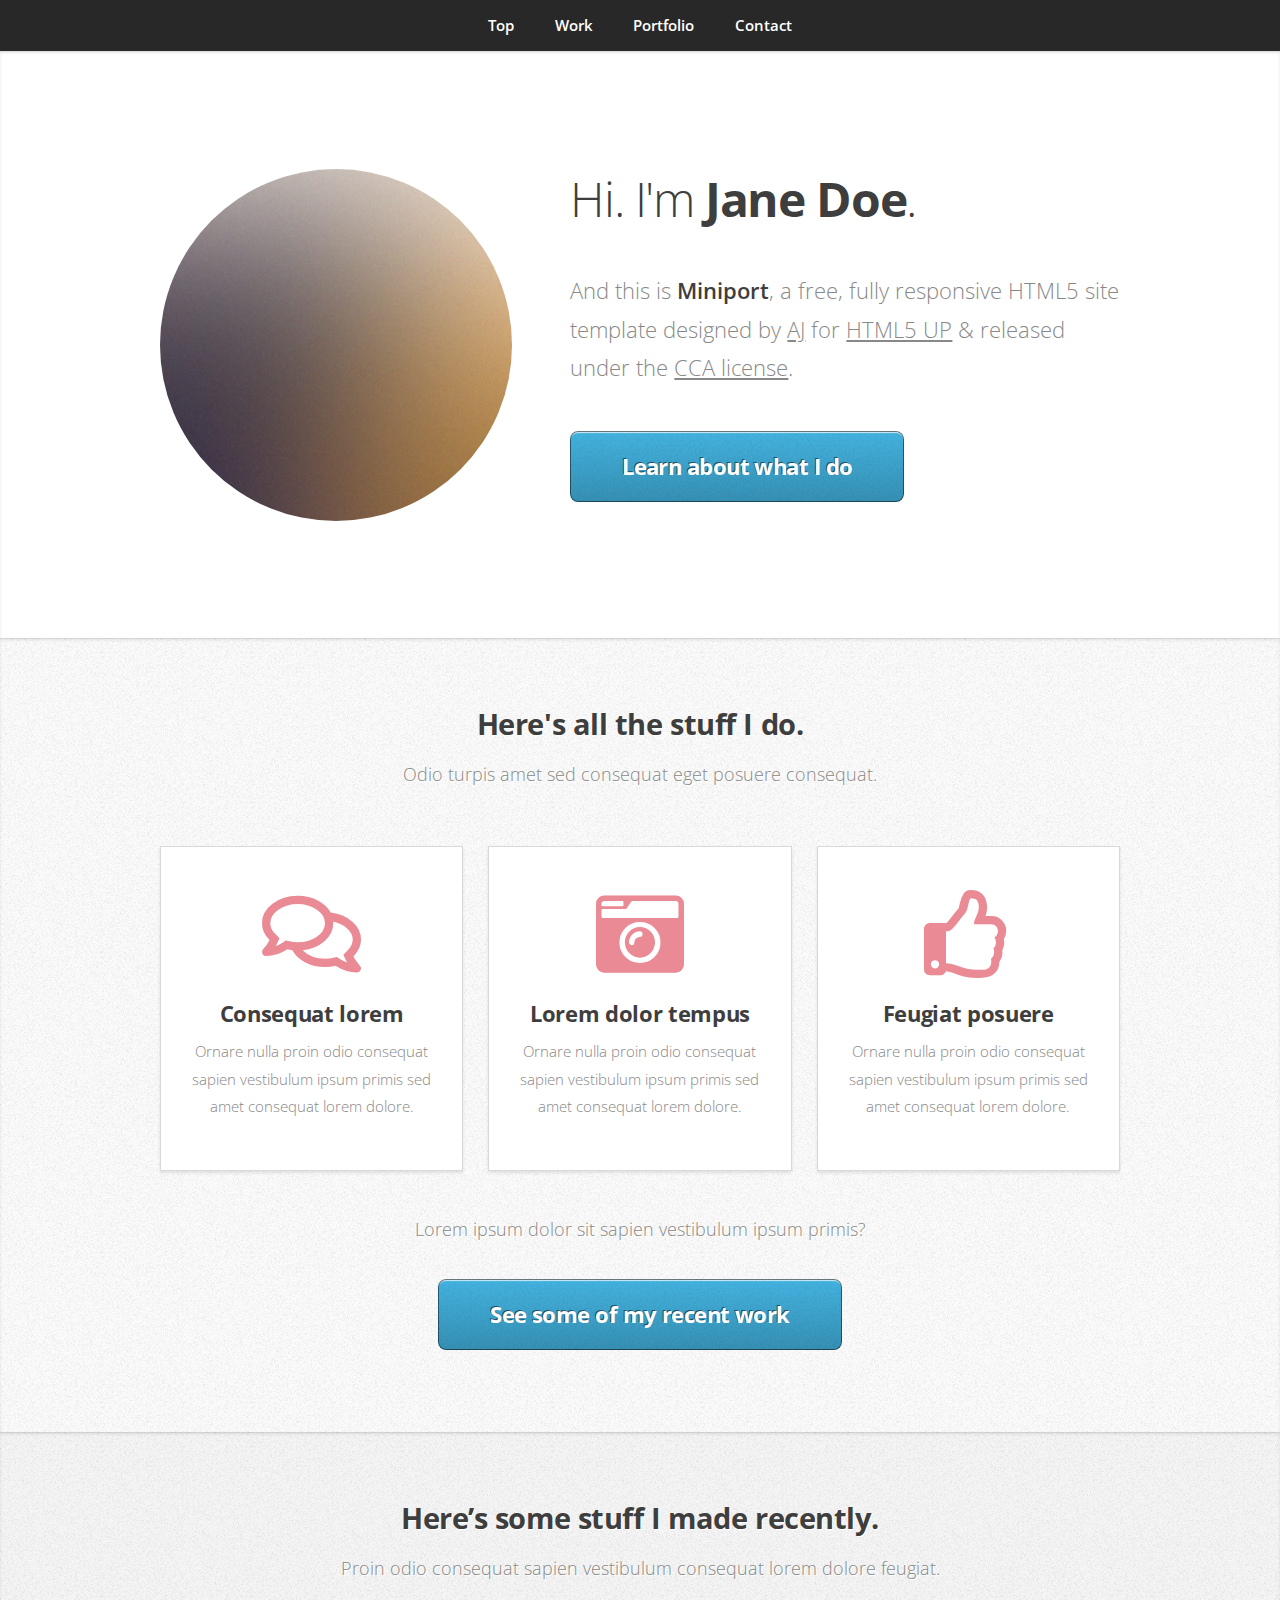
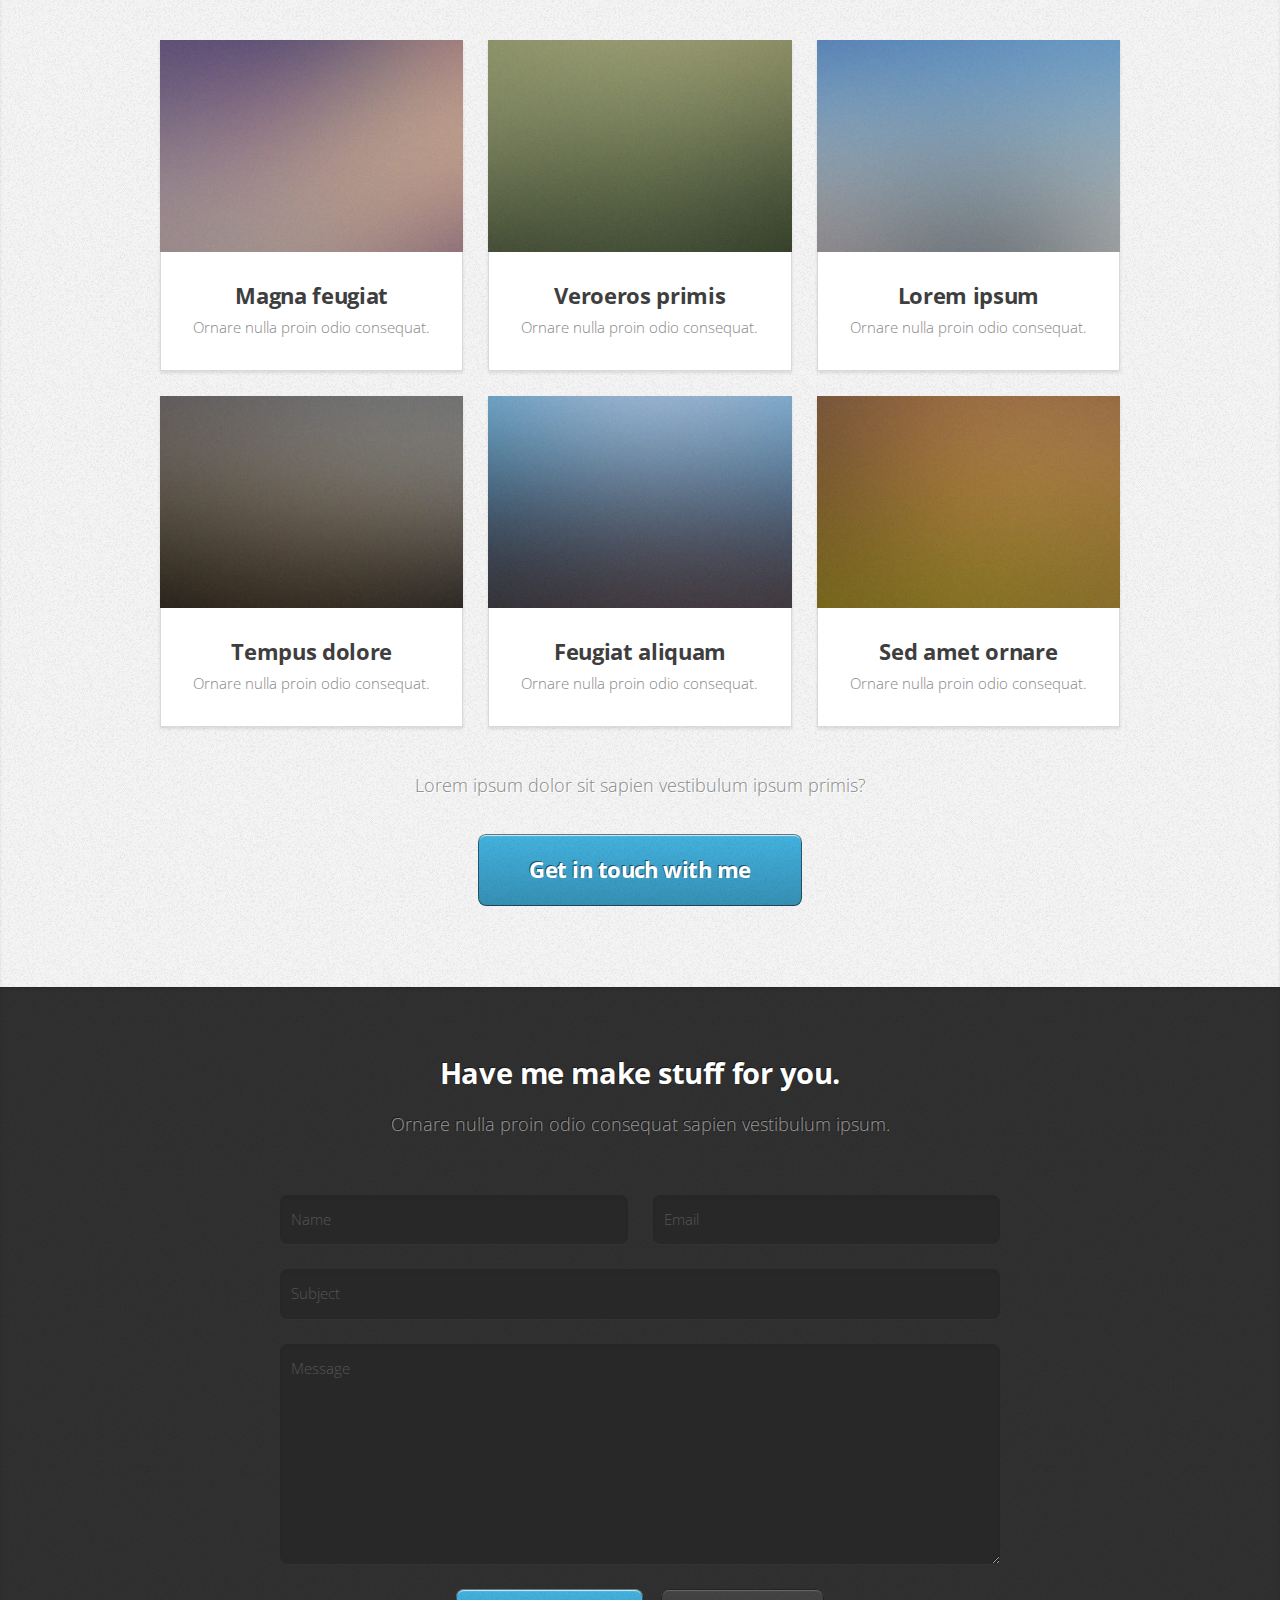
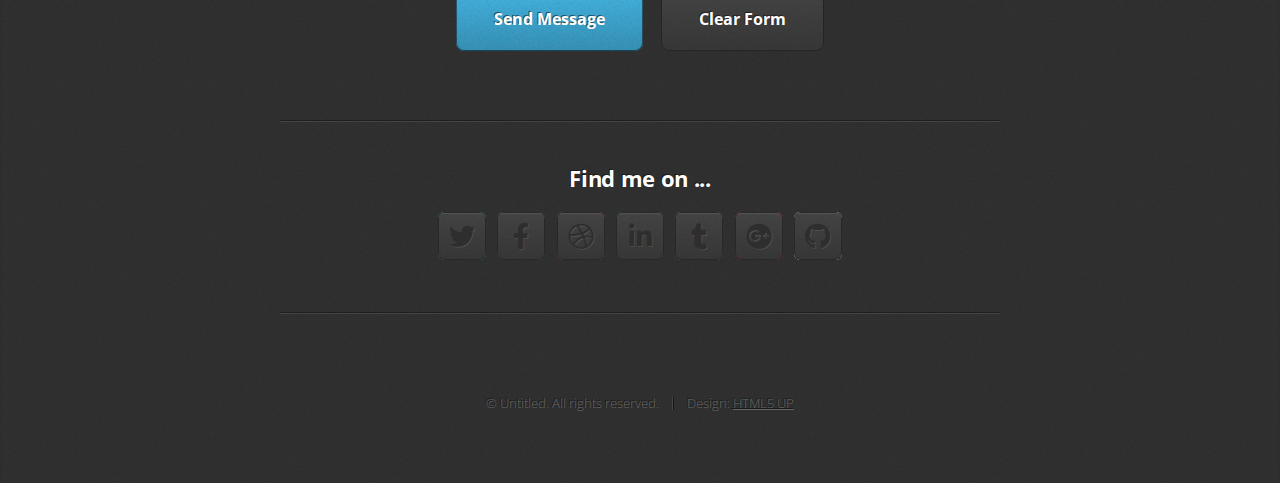
<file: index.html>
<!DOCTYPE HTML>
<!--
	Miniport by HTML5 UP
	html5up.net | @ajlkn
	Free for personal and commercial use under the CCA 3.0 license (html5up.net/license)
-->
<html>
	<head>
		<title>Miniport by HTML5 UP</title>
		<meta charset="utf-8" />
		<meta name="viewport" content="width=device-width, initial-scale=1, user-scalable=no" />
		<link rel="stylesheet" href="assets/css/main.css" />
	</head>
	<body class="is-preload">

		<!-- Nav -->
			<nav id="nav">
				<ul class="container">
					<li><a href="#top">Top</a></li>
					<li><a href="#work">Work</a></li>
					<li><a href="#portfolio">Portfolio</a></li>
					<li><a href="#contact">Contact</a></li>
				</ul>
			</nav>

		<!-- Home -->
			<article id="top" class="wrapper style1">
				<div class="container">
					<div class="row">
						<div class="col-4 col-5-large col-12-medium">
							<span class="image fit"><img src="images/pic00.jpg" alt="" /></span>
						</div>
						<div class="col-8 col-7-large col-12-medium">
							<header>
								<h1>Hi. I'm <strong>Jane Doe</strong>.</h1>
							</header>
							<p>And this is <strong>Miniport</strong>, a free, fully responsive HTML5 site template designed by <a href="http://twitter.com/ajlkn">AJ</a> for <a href="http://html5up.net">HTML5 UP</a> &amp; released under the <a href="http://html5up.net/license">CCA license</a>.</p>
							<a href="#work" class="button large scrolly">Learn about what I do</a>
						</div>
					</div>
				</div>
			</article>

		<!-- Work -->
			<article id="work" class="wrapper style2">
				<div class="container">
					<header>
						<h2>Here's all the stuff I do.</h2>
						<p>Odio turpis amet sed consequat eget posuere consequat.</p>
					</header>
					<div class="row aln-center">
						<div class="col-4 col-6-medium col-12-small">
							<section class="box style1">
								<span class="icon featured fa-comments"></span>
								<h3>Consequat lorem</h3>
								<p>Ornare nulla proin odio consequat sapien vestibulum ipsum primis sed amet consequat lorem dolore.</p>
							</section>
						</div>
						<div class="col-4 col-6-medium col-12-small">
							<section class="box style1">
								<span class="icon solid featured fa-camera-retro"></span>
								<h3>Lorem dolor tempus</h3>
								<p>Ornare nulla proin odio consequat sapien vestibulum ipsum primis sed amet consequat lorem dolore.</p>
							</section>
						</div>
						<div class="col-4 col-6-medium col-12-small">
							<section class="box style1">
								<span class="icon featured fa-thumbs-up"></span>
								<h3>Feugiat posuere</h3>
								<p>Ornare nulla proin odio consequat sapien vestibulum ipsum primis sed amet consequat lorem dolore.</p>
							</section>
						</div>
					</div>
					<footer>
						<p>Lorem ipsum dolor sit sapien vestibulum ipsum primis?</p>
						<a href="#portfolio" class="button large scrolly">See some of my recent work</a>
					</footer>
				</div>
			</article>

		<!-- Portfolio -->
			<article id="portfolio" class="wrapper style3">
				<div class="container">
					<header>
						<h2>Here’s some stuff I made recently.</h2>
						<p>Proin odio consequat  sapien vestibulum consequat lorem dolore feugiat.</p>
					</header>
					<div class="row">
						<div class="col-4 col-6-medium col-12-small">
							<article class="box style2">
								<a href="#" class="image featured"><img src="images/pic01.jpg" alt="" /></a>
								<h3><a href="#">Magna feugiat</a></h3>
								<p>Ornare nulla proin odio consequat.</p>
							</article>
						</div>
						<div class="col-4 col-6-medium col-12-small">
							<article class="box style2">
								<a href="#" class="image featured"><img src="images/pic02.jpg" alt="" /></a>
								<h3><a href="#">Veroeros primis</a></h3>
								<p>Ornare nulla proin odio consequat.</p>
							</article>
						</div>
						<div class="col-4 col-6-medium col-12-small">
							<article class="box style2">
								<a href="#" class="image featured"><img src="images/pic03.jpg" alt="" /></a>
								<h3><a href="#">Lorem ipsum</a></h3>
								<p>Ornare nulla proin odio consequat.</p>
							</article>
						</div>
						<div class="col-4 col-6-medium col-12-small">
							<article class="box style2">
								<a href="#" class="image featured"><img src="images/pic04.jpg" alt="" /></a>
								<h3><a href="#">Tempus dolore</a></h3>
								<p>Ornare nulla proin odio consequat.</p>
							</article>
						</div>
						<div class="col-4 col-6-medium col-12-small">
							<article class="box style2">
								<a href="#" class="image featured"><img src="images/pic05.jpg" alt="" /></a>
								<h3><a href="#">Feugiat aliquam</a></h3>
								<p>Ornare nulla proin odio consequat.</p>
							</article>
						</div>
						<div class="col-4 col-6-medium col-12-small">
							<article class="box style2">
								<a href="#" class="image featured"><img src="images/pic06.jpg" alt="" /></a>
								<h3><a href="#">Sed amet ornare</a></h3>
								<p>Ornare nulla proin odio consequat.</p>
							</article>
						</div>
					</div>
					<footer>
						<p>Lorem ipsum dolor sit sapien vestibulum ipsum primis?</p>
						<a href="#contact" class="button large scrolly">Get in touch with me</a>
					</footer>
				</div>
			</article>

		<!-- Contact -->
			<article id="contact" class="wrapper style4">
				<div class="container medium">
					<header>
						<h2>Have me make stuff for you.</h2>
						<p>Ornare nulla proin odio consequat sapien vestibulum ipsum.</p>
					</header>
					<div class="row">
						<div class="col-12">
							<form method="post" action="#">
								<div class="row">
									<div class="col-6 col-12-small">
										<input type="text" name="name" id="name" placeholder="Name" />
									</div>
									<div class="col-6 col-12-small">
										<input type="text" name="email" id="email" placeholder="Email" />
									</div>
									<div class="col-12">
										<input type="text" name="subject" id="subject" placeholder="Subject" />
									</div>
									<div class="col-12">
										<textarea name="message" id="message" placeholder="Message"></textarea>
									</div>
									<div class="col-12">
										<ul class="actions">
											<li><input type="submit" value="Send Message" /></li>
											<li><input type="reset" value="Clear Form" class="alt" /></li>
										</ul>
									</div>
								</div>
							</form>
						</div>
						<div class="col-12">
							<hr />
							<h3>Find me on ...</h3>
							<ul class="social">
								<li><a href="#" class="icon brands fa-twitter"><span class="label">Twitter</span></a></li>
								<li><a href="#" class="icon brands fa-facebook-f"><span class="label">Facebook</span></a></li>
								<li><a href="#" class="icon brands fa-dribbble"><span class="label">Dribbble</span></a></li>
								<li><a href="#" class="icon brands fa-linkedin-in"><span class="label">LinkedIn</span></a></li>
								<li><a href="#" class="icon brands fa-tumblr"><span class="label">Tumblr</span></a></li>
								<li><a href="#" class="icon brands fa-google-plus"><span class="label">Google+</span></a></li>
								<li><a href="#" class="icon brands fa-github"><span class="label">Github</span></a></li>
								<!--
								<li><a href="#" class="icon solid fa-rss"><span>RSS</span></a></li>
								<li><a href="#" class="icon brands fa-instagram"><span>Instagram</span></a></li>
								<li><a href="#" class="icon brands fa-foursquare"><span>Foursquare</span></a></li>
								<li><a href="#" class="icon brands fa-skype"><span>Skype</span></a></li>
								<li><a href="#" class="icon brands fa-soundcloud"><span>Soundcloud</span></a></li>
								<li><a href="#" class="icon brands fa-youtube"><span>YouTube</span></a></li>
								<li><a href="#" class="icon brands fa-blogger"><span>Blogger</span></a></li>
								<li><a href="#" class="icon brands fa-flickr"><span>Flickr</span></a></li>
								<li><a href="#" class="icon brands fa-vimeo"><span>Vimeo</span></a></li>
								-->
							</ul>
							<hr />
						</div>
					</div>
					<footer>
						<ul id="copyright">
							<li>&copy; Untitled. All rights reserved.</li><li>Design: <a href="http://html5up.net">HTML5 UP</a></li>
						</ul>
					</footer>
				</div>
			</article>

		<!-- Scripts -->
			<script src="assets/js/jquery.min.js"></script>
			<script src="assets/js/jquery.scrolly.min.js"></script>
			<script src="assets/js/browser.min.js"></script>
			<script src="assets/js/breakpoints.min.js"></script>
			<script src="assets/js/util.js"></script>
			<script src="assets/js/main.js"></script>

	</body>
</html>
</file>
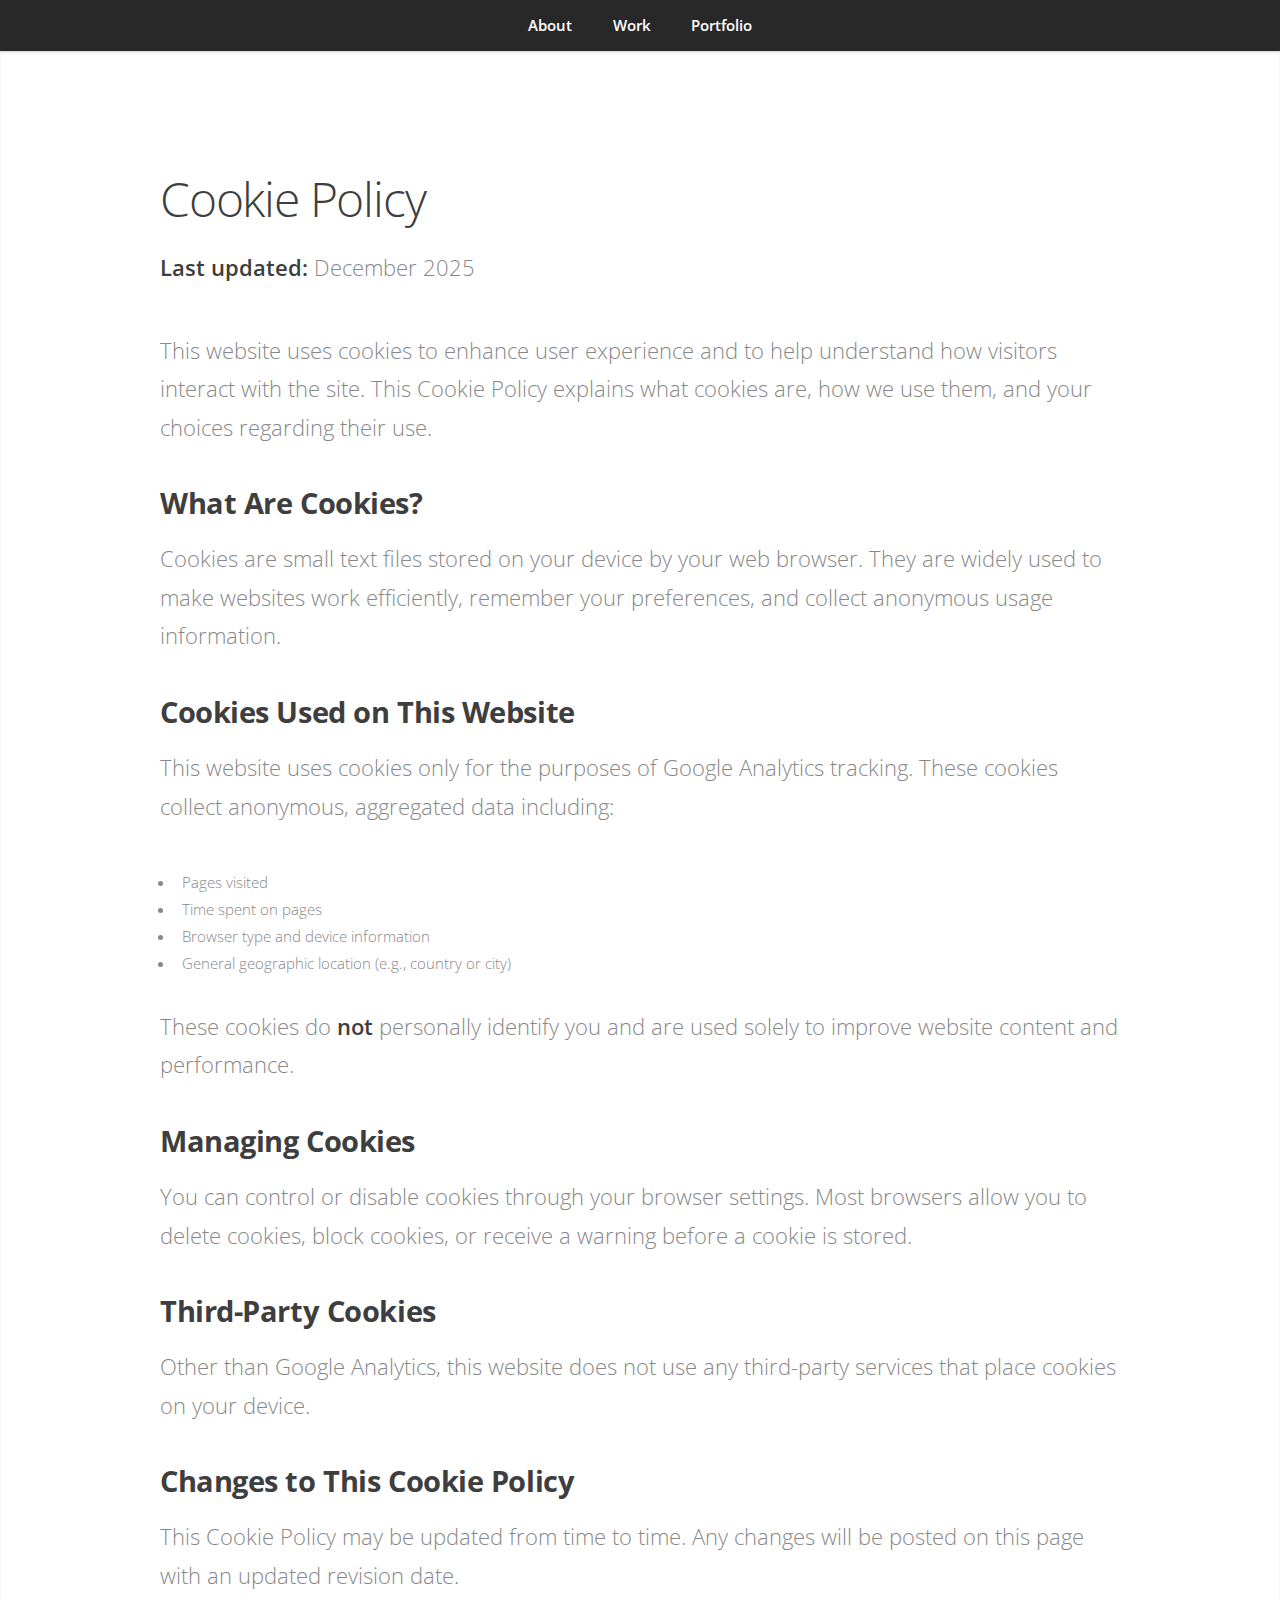
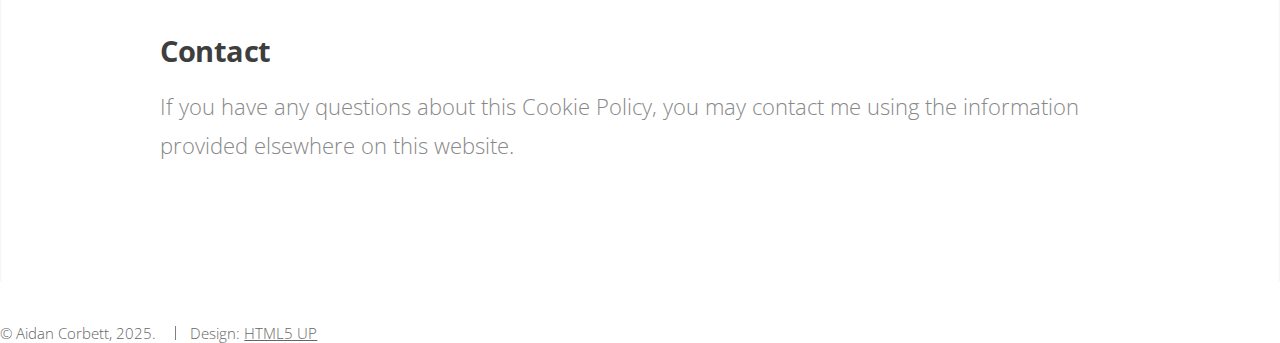
<file: cookie-policy.html>
<!DOCTYPE html>
<!--
	Miniport by HTML5 UP
	html5up.net | @ajlkn
	Free for personal and commercial use under the CCA 3.0 license (html5up.net/license)
-->
<html lang="en">
  <head>
    <title>Aidan Corbett Portfolio</title>
    <meta charset="utf-8" />
    <meta
      name="viewport"
      content="width=device-width, initial-scale=1, user-scalable=no"
    />
    <link rel="stylesheet" href="assets/css/main.css" />

    <link
      rel="icon"
      type="image/png"
      sizes="32x32"
      href="./favicon-32x32.png"
    />
    <link
      rel="icon"
      type="image/png"
      sizes="16x16"
      href="./favicon-16x16.png"
    />
    <link
      rel="apple-touch-icon"
      sizes="180x180"
      href="./apple-touch-icon.png"
    />
    <link
      rel="icon"
      type="image/png"
      sizes="192x192"
      href="./android-chrome-192x192.png"
    />
    <link
      rel="icon"
      type="image/png"
      sizes="512x512"
      href="./android-chrome-512x512.png"
    />

    <meta
      name="description"
      content="Aidan Corbett's personal portfolio webppage"
    />

    <!-- Open Graph meta tags -->
    <meta property="og:type" content="website" />
    <meta property="og:title" content="Aidan Corbett Portfolio" />
    <meta
      property="og:description"
      content="Aidan Corbett's personal portfolio webppage"
    />
    <meta
      property="og:image"
      content="https://aidancorbett.com/social_media.jpg"
    />
    <meta property="og:url" content="https://aidancorbett.com" />
  </head>
  <body class="is-preload">
    <!-- Nav -->
    <nav id="nav">
      <ul class="container">
        <li><a href="#top">About</a></li>
        <li><a href="#work">Work</a></li>
        <li><a href="#portfolio">Portfolio</a></li>
      </ul>
    </nav>

    <!-- Home -->
    <article id="top" class="wrapper style1">
      <div class="container">
        <h1>Cookie Policy</h1>
        <p><strong>Last updated:</strong> December 2025</p>

        <p>
          This website uses cookies to enhance user experience and to help
          understand how visitors interact with the site. This Cookie Policy
          explains what cookies are, how we use them, and your choices regarding
          their use.
        </p>

        <section>
          <h2>What Are Cookies?</h2>
          <p>
            Cookies are small text files stored on your device by your web
            browser. They are widely used to make websites work efficiently,
            remember your preferences, and collect anonymous usage information.
          </p>
        </section>

        <section>
          <h2>Cookies Used on This Website</h2>
          <p>
            This website uses cookies only for the purposes of Google Analytics
            tracking. These cookies collect anonymous, aggregated data
            including:
          </p>
          <ul>
            <li>Pages visited</li>
            <li>Time spent on pages</li>
            <li>Browser type and device information</li>
            <li>General geographic location (e.g., country or city)</li>
          </ul>
          <p>
            These cookies do <strong>not</strong> personally identify you and
            are used solely to improve website content and performance.
          </p>
        </section>

        <section>
          <h2>Managing Cookies</h2>
          <p>
            You can control or disable cookies through your browser settings.
            Most browsers allow you to delete cookies, block cookies, or receive
            a warning before a cookie is stored.
          </p>
        </section>

        <section>
          <h2>Third-Party Cookies</h2>
          <p>
            Other than Google Analytics, this website does not use any
            third-party services that place cookies on your device.
          </p>
        </section>

        <section>
          <h2>Changes to This Cookie Policy</h2>
          <p>
            This Cookie Policy may be updated from time to time. Any changes
            will be posted on this page with an updated revision date.
          </p>
        </section>

        <section>
          <h2>Contact</h2>
          <p>
            If you have any questions about this Cookie Policy, you may contact
            me using the information provided elsewhere on this website.
          </p>
        </section>
      </div>
    </article>
    <footer>
      <ul id="copyright">
        <li>&copy; Aidan Corbett, 2025.</li>
        <li>Design: <a href="http://html5up.net">HTML5 UP</a></li>
      </ul>
    </footer>

    <!-- Google tag (gtag.js) -->
    <script
      async
      src="https://www.googletagmanager.com/gtag/js?id=G-RQNQ58RC00"
    ></script>
    <script>
      window.dataLayer = window.dataLayer || [];
      function gtag() {
        dataLayer.push(arguments);
      }
      gtag("js", new Date());

      gtag("config", "G-RQNQ58RC00");
    </script>

    <!-- Scripts -->
    <script src="assets/js/jquery.min.js"></script>
    <script src="assets/js/jquery.scrolly.min.js"></script>
    <script src="assets/js/browser.min.js"></script>
    <script src="assets/js/breakpoints.min.js"></script>
    <script src="assets/js/util.js"></script>
    <script src="assets/js/main.js"></script>
  </body>
</html>
</file>
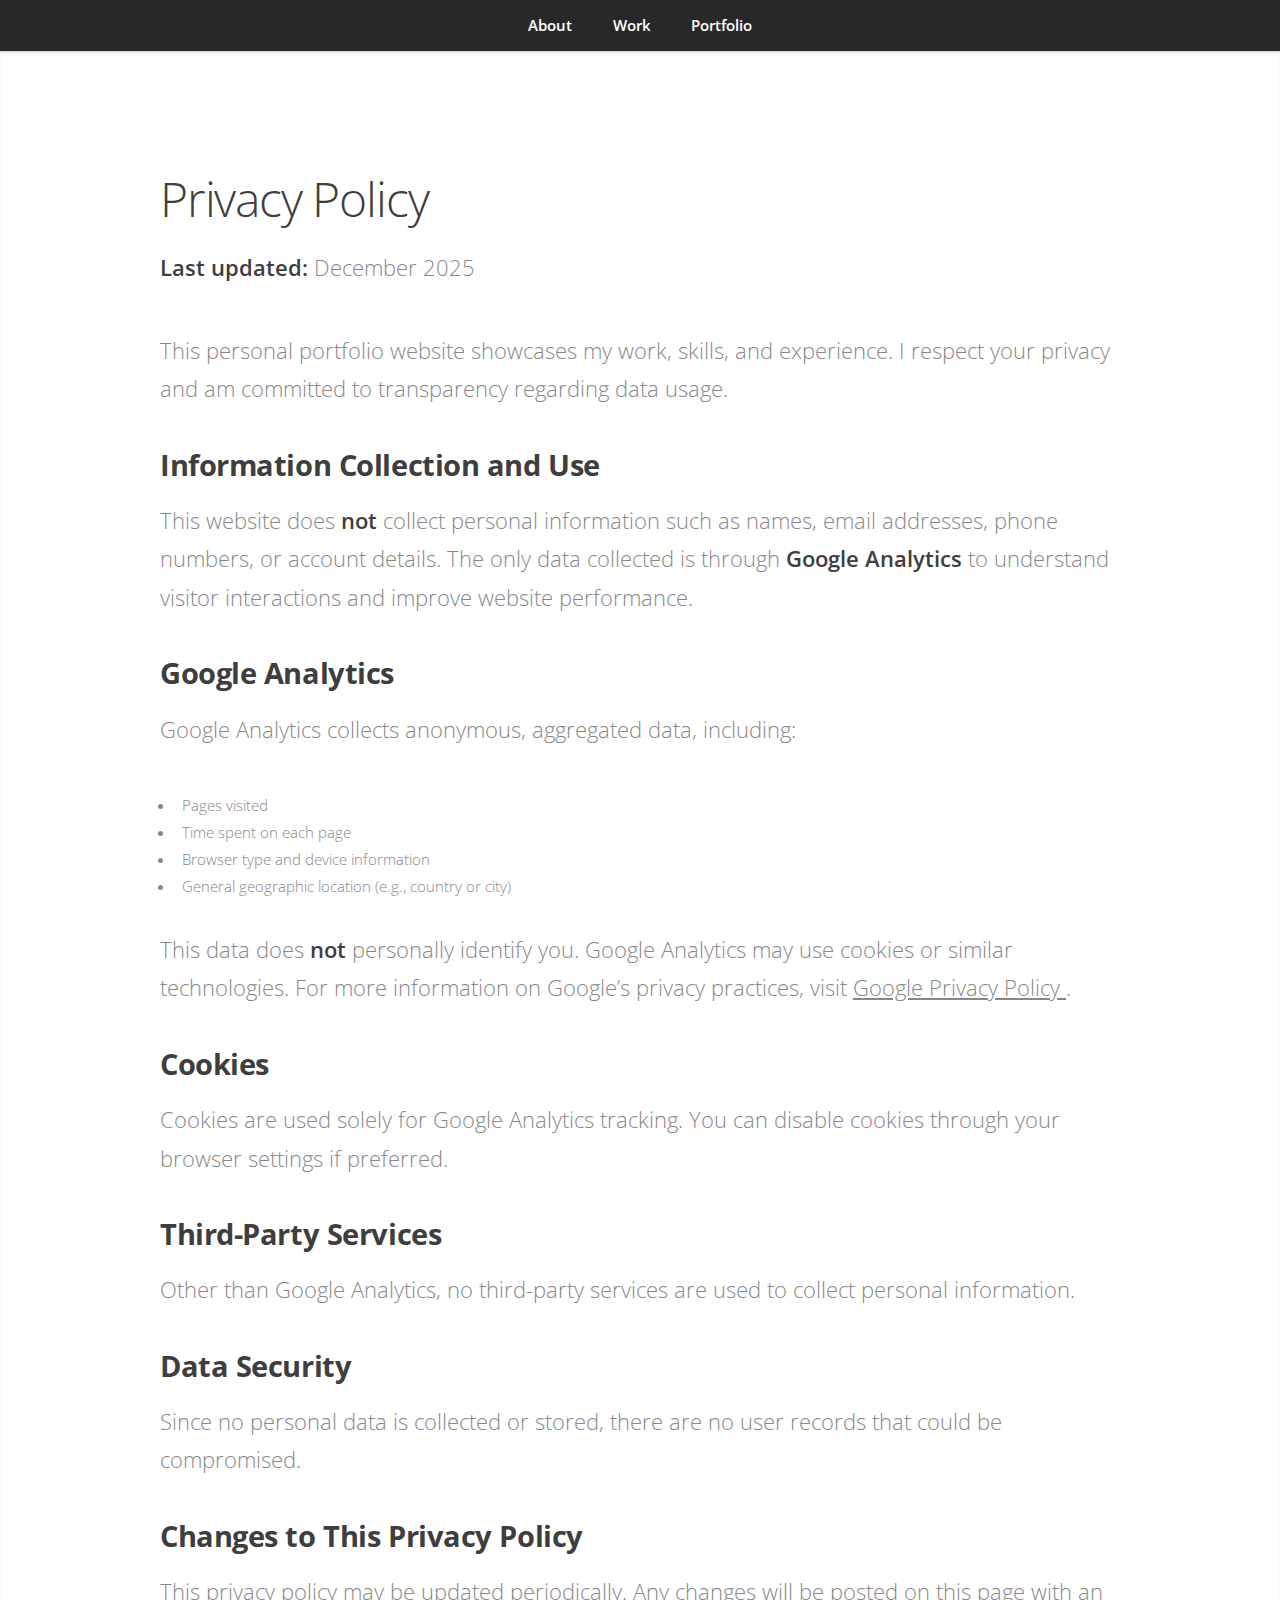
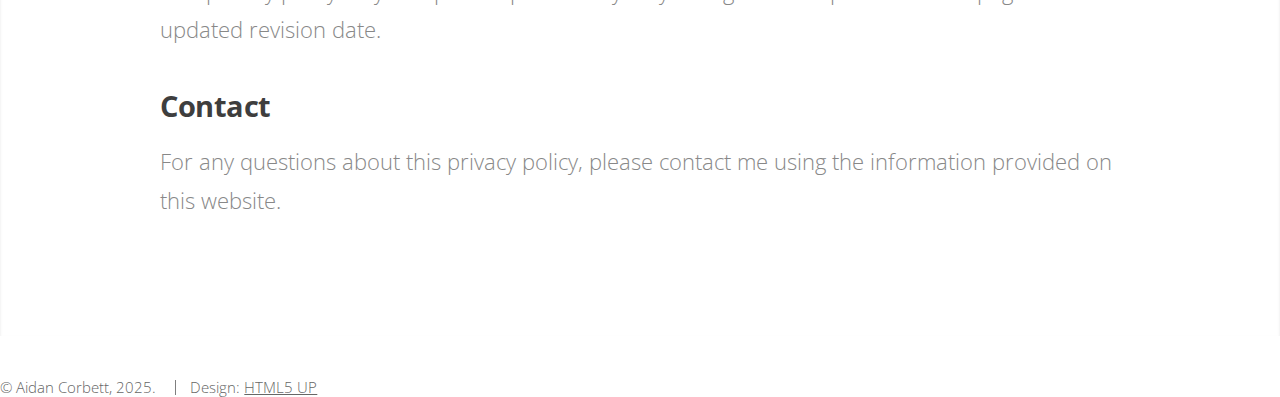
<file: privacy.html>
<!DOCTYPE html>
<!--
	Miniport by HTML5 UP
	html5up.net | @ajlkn
	Free for personal and commercial use under the CCA 3.0 license (html5up.net/license)
-->
<html lang="en">
  <head>
    <title>Aidan Corbett Portfolio</title>
    <meta charset="utf-8" />
    <meta
      name="viewport"
      content="width=device-width, initial-scale=1, user-scalable=no"
    />
    <link rel="stylesheet" href="assets/css/main.css" />

    <link
      rel="icon"
      type="image/png"
      sizes="32x32"
      href="./favicon-32x32.png"
    />
    <link
      rel="icon"
      type="image/png"
      sizes="16x16"
      href="./favicon-16x16.png"
    />
    <link
      rel="apple-touch-icon"
      sizes="180x180"
      href="./apple-touch-icon.png"
    />
    <link
      rel="icon"
      type="image/png"
      sizes="192x192"
      href="./android-chrome-192x192.png"
    />
    <link
      rel="icon"
      type="image/png"
      sizes="512x512"
      href="./android-chrome-512x512.png"
    />

    <meta
      name="description"
      content="Aidan Corbett's personal portfolio webppage"
    />

    <!-- Open Graph meta tags -->
    <meta property="og:type" content="website" />
    <meta property="og:title" content="Aidan Corbett Portfolio" />
    <meta
      property="og:description"
      content="Aidan Corbett's personal portfolio webppage"
    />
    <meta
      property="og:image"
      content="https://aidancorbett.com/social_media.jpg"
    />
    <meta property="og:url" content="https://aidancorbett.com" />
  </head>
  <body class="is-preload">
    <!-- Nav -->
    <nav id="nav">
      <ul class="container">
        <li><a href="#top">About</a></li>
        <li><a href="#work">Work</a></li>
        <li><a href="#portfolio">Portfolio</a></li>
      </ul>
    </nav>

    <!-- Home -->
    <article id="top" class="wrapper style1">
      <div class="container">
        <h1>Privacy Policy</h1>
        <p><strong>Last updated:</strong> December 2025</p>

        <p>
          This personal portfolio website showcases my work, skills, and
          experience. I respect your privacy and am committed to transparency
          regarding data usage.
        </p>

        <section>
          <h2>Information Collection and Use</h2>
          <p>
            This website does <strong>not</strong> collect personal information
            such as names, email addresses, phone numbers, or account details.
            The only data collected is through
            <strong>Google Analytics</strong> to understand visitor interactions
            and improve website performance.
          </p>
        </section>

        <section>
          <h2>Google Analytics</h2>
          <p>
            Google Analytics collects anonymous, aggregated data, including:
          </p>
          <ul>
            <li>Pages visited</li>
            <li>Time spent on each page</li>
            <li>Browser type and device information</li>
            <li>General geographic location (e.g., country or city)</li>
          </ul>
          <p>
            This data does <strong>not</strong> personally identify you. Google
            Analytics may use cookies or similar technologies. For more
            information on Google’s privacy practices, visit
            <a
              href="https://policies.google.com/privacy"
              target="_blank"
              rel="noopener noreferrer"
            >
              Google Privacy Policy </a
            >.
          </p>
        </section>

        <section>
          <h2>Cookies</h2>
          <p>
            Cookies are used solely for Google Analytics tracking. You can
            disable cookies through your browser settings if preferred.
          </p>
        </section>

        <section>
          <h2>Third-Party Services</h2>
          <p>
            Other than Google Analytics, no third-party services are used to
            collect personal information.
          </p>
        </section>

        <section>
          <h2>Data Security</h2>
          <p>
            Since no personal data is collected or stored, there are no user
            records that could be compromised.
          </p>
        </section>

        <section>
          <h2>Changes to This Privacy Policy</h2>
          <p>
            This privacy policy may be updated periodically. Any changes will be
            posted on this page with an updated revision date.
          </p>
        </section>

        <section>
          <h2>Contact</h2>
          <p>
            For any questions about this privacy policy, please contact me using
            the information provided on this website.
          </p>
        </section>
      </div>
    </article>
    <footer>
      <ul id="copyright">
        <li>&copy; Aidan Corbett, 2025.</li>
        <li>Design: <a href="http://html5up.net">HTML5 UP</a></li>
      </ul>
    </footer>

    <!-- Google tag (gtag.js) -->
    <script
      async
      src="https://www.googletagmanager.com/gtag/js?id=G-RQNQ58RC00"
    ></script>
    <script>
      window.dataLayer = window.dataLayer || [];
      function gtag() {
        dataLayer.push(arguments);
      }
      gtag("js", new Date());

      gtag("config", "G-RQNQ58RC00");
    </script>

    <!-- Scripts -->
    <script src="assets/js/jquery.min.js"></script>
    <script src="assets/js/jquery.scrolly.min.js"></script>
    <script src="assets/js/browser.min.js"></script>
    <script src="assets/js/breakpoints.min.js"></script>
    <script src="assets/js/util.js"></script>
    <script src="assets/js/main.js"></script>
  </body>
</html>
</file>
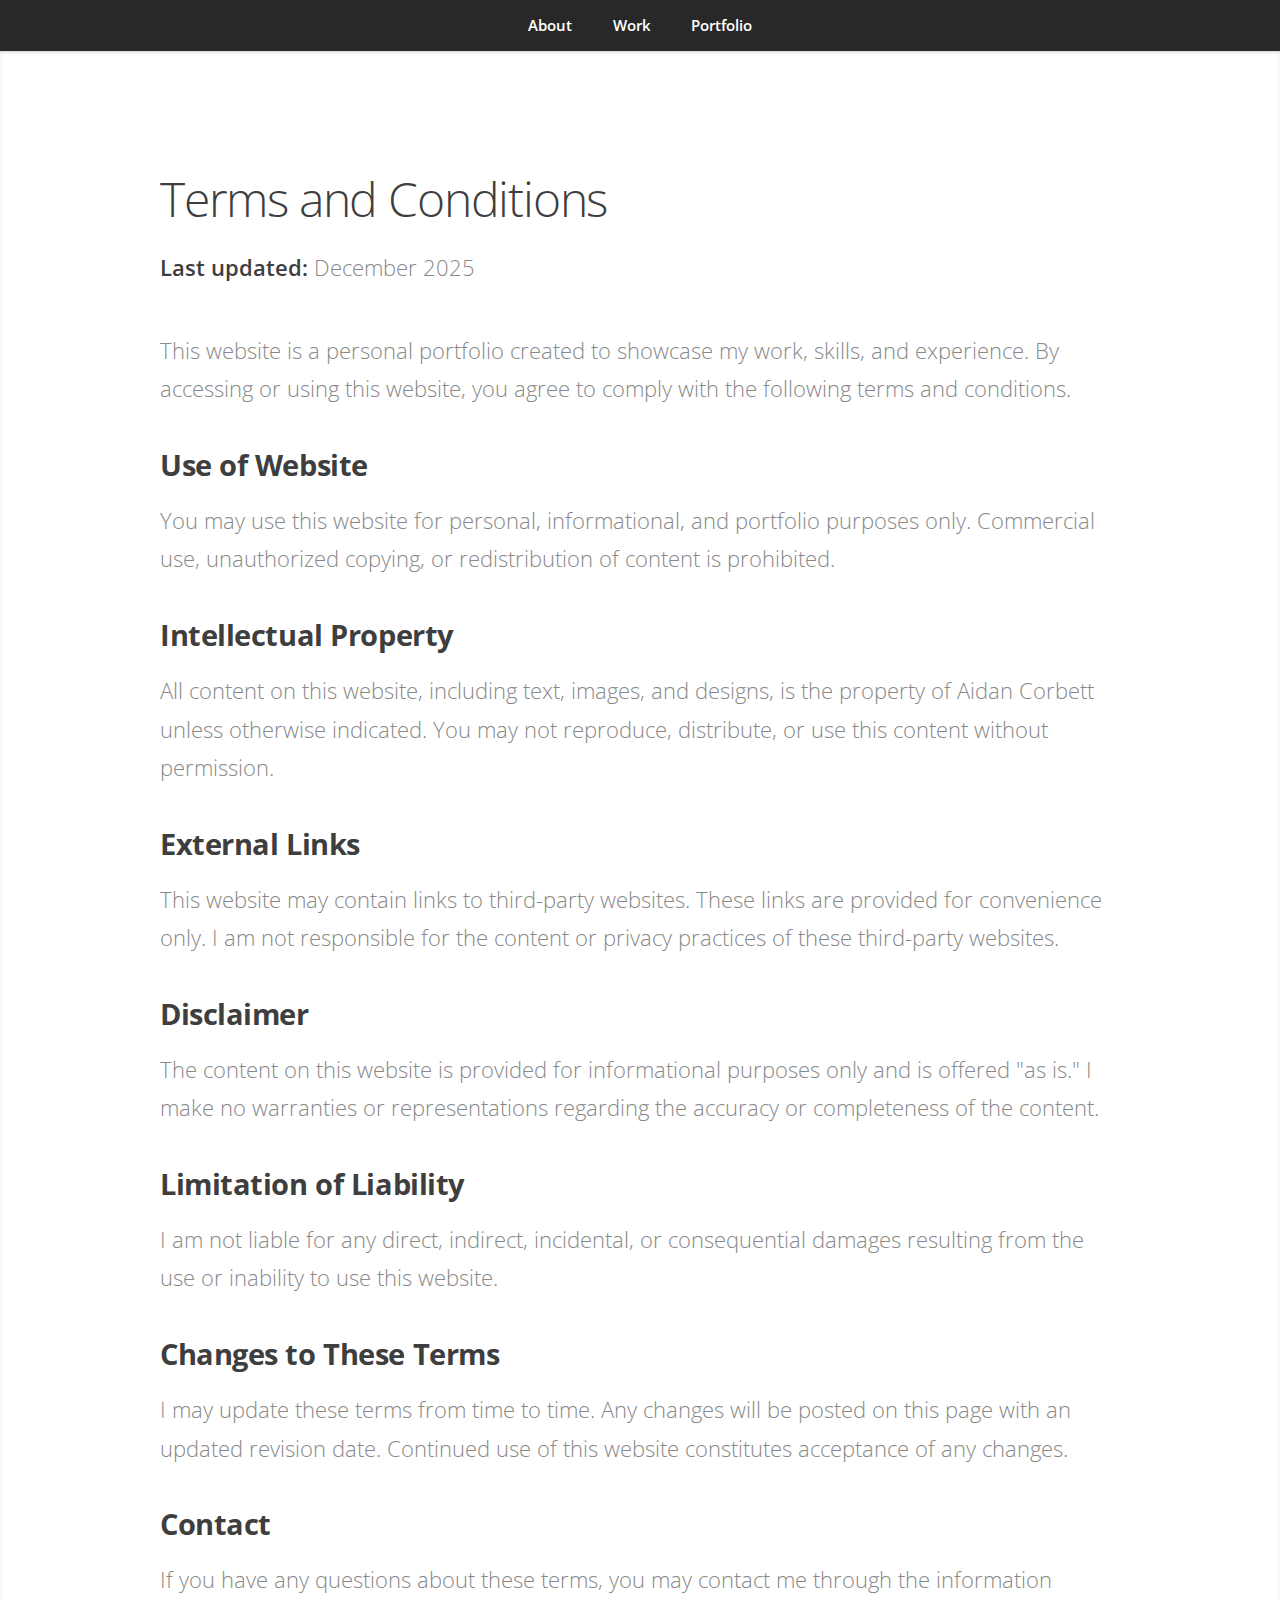
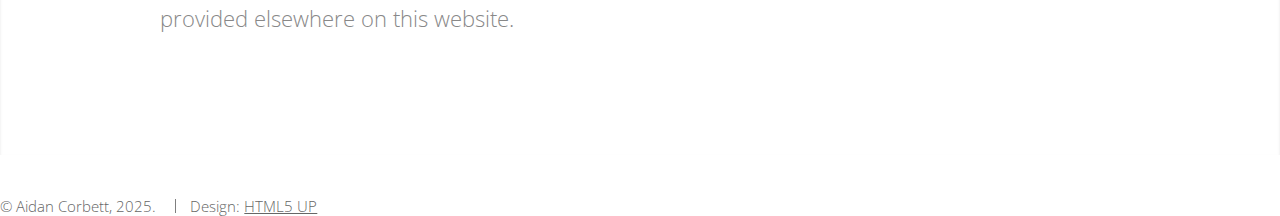
<file: terms-and-conditions.html>
<!DOCTYPE html>
<!--
	Miniport by HTML5 UP
	html5up.net | @ajlkn
	Free for personal and commercial use under the CCA 3.0 license (html5up.net/license)
-->
<html lang="en">
  <head>
    <title>Aidan Corbett Portfolio</title>
    <meta charset="utf-8" />
    <meta
      name="viewport"
      content="width=device-width, initial-scale=1, user-scalable=no"
    />
    <link rel="stylesheet" href="assets/css/main.css" />

    <link
      rel="icon"
      type="image/png"
      sizes="32x32"
      href="./favicon-32x32.png"
    />
    <link
      rel="icon"
      type="image/png"
      sizes="16x16"
      href="./favicon-16x16.png"
    />
    <link
      rel="apple-touch-icon"
      sizes="180x180"
      href="./apple-touch-icon.png"
    />
    <link
      rel="icon"
      type="image/png"
      sizes="192x192"
      href="./android-chrome-192x192.png"
    />
    <link
      rel="icon"
      type="image/png"
      sizes="512x512"
      href="./android-chrome-512x512.png"
    />

    <meta
      name="description"
      content="Aidan Corbett's personal portfolio webppage"
    />

    <!-- Open Graph meta tags -->
    <meta property="og:type" content="website" />
    <meta property="og:title" content="Aidan Corbett Portfolio" />
    <meta
      property="og:description"
      content="Aidan Corbett's personal portfolio webppage"
    />
    <meta
      property="og:image"
      content="https://aidancorbett.com/social_media.jpg"
    />
    <meta property="og:url" content="https://aidancorbett.com" />
  </head>
  <body class="is-preload">
    <!-- Nav -->
    <nav id="nav">
      <ul class="container">
        <li><a href="#top">About</a></li>
        <li><a href="#work">Work</a></li>
        <li><a href="#portfolio">Portfolio</a></li>
      </ul>
    </nav>

    <!-- Home -->
    <article id="top" class="wrapper style1">
      <div class="container">
        <h1>Terms and Conditions</h1>
        <p><strong>Last updated:</strong> December 2025</p>

        <p>
          This website is a personal portfolio created to showcase my work,
          skills, and experience. By accessing or using this website, you agree
          to comply with the following terms and conditions.
        </p>

        <section>
          <h2>Use of Website</h2>
          <p>
            You may use this website for personal, informational, and portfolio
            purposes only. Commercial use, unauthorized copying, or
            redistribution of content is prohibited.
          </p>
        </section>

        <section>
          <h2>Intellectual Property</h2>
          <p>
            All content on this website, including text, images, and designs, is
            the property of Aidan Corbett unless otherwise indicated. You may
            not reproduce, distribute, or use this content without permission.
          </p>
        </section>

        <section>
          <h2>External Links</h2>
          <p>
            This website may contain links to third-party websites. These links
            are provided for convenience only. I am not responsible for the
            content or privacy practices of these third-party websites.
          </p>
        </section>

        <section>
          <h2>Disclaimer</h2>
          <p>
            The content on this website is provided for informational purposes
            only and is offered "as is." I make no warranties or representations
            regarding the accuracy or completeness of the content.
          </p>
        </section>

        <section>
          <h2>Limitation of Liability</h2>
          <p>
            I am not liable for any direct, indirect, incidental, or
            consequential damages resulting from the use or inability to use
            this website.
          </p>
        </section>

        <section>
          <h2>Changes to These Terms</h2>
          <p>
            I may update these terms from time to time. Any changes will be
            posted on this page with an updated revision date. Continued use of
            this website constitutes acceptance of any changes.
          </p>
        </section>

        <section>
          <h2>Contact</h2>
          <p>
            If you have any questions about these terms, you may contact me
            through the information provided elsewhere on this website.
          </p>
        </section>
      </div>
    </article>
    <footer>
      <ul id="copyright">
        <li>&copy; Aidan Corbett, 2025.</li>
        <li>Design: <a href="http://html5up.net">HTML5 UP</a></li>
      </ul>
    </footer>

    <!-- Google tag (gtag.js) -->
    <script
      async
      src="https://www.googletagmanager.com/gtag/js?id=G-RQNQ58RC00"
    ></script>
    <script>
      window.dataLayer = window.dataLayer || [];
      function gtag() {
        dataLayer.push(arguments);
      }
      gtag("js", new Date());

      gtag("config", "G-RQNQ58RC00");
    </script>

    <!-- Scripts -->
    <script src="assets/js/jquery.min.js"></script>
    <script src="assets/js/jquery.scrolly.min.js"></script>
    <script src="assets/js/browser.min.js"></script>
    <script src="assets/js/breakpoints.min.js"></script>
    <script src="assets/js/util.js"></script>
    <script src="assets/js/main.js"></script>
  </body>
</html>
</file>
<file: assets/css/main.css>
@import url("https://fonts.googleapis.com/css?family=Open+Sans:300,300italic,600,600italic,700");
@import url("fontawesome-all.min.css");

/*
	Miniport by HTML5 UP
	html5up.net | @ajlkn
	Free for personal and commercial use under the CCA 3.0 license (html5up.net/license)
*/

html, body, div, span, applet, object,
iframe, h1, h2, h3, h4, h5, h6, p, blockquote,
pre, a, abbr, acronym, address, big, cite,
code, del, dfn, em, img, ins, kbd, q, s, samp,
small, strike, strong, sub, sup, tt, var, b,
u, i, center, dl, dt, dd, ol, ul, li, fieldset,
form, label, legend, table, caption, tbody,
tfoot, thead, tr, th, td, article, aside,
canvas, details, embed, figure, figcaption,
footer, header, hgroup, menu, nav, output, ruby,
section, summary, time, mark, audio, video {
	margin: 0;
	padding: 0;
	border: 0;
	font-size: 100%;
	font: inherit;
	vertical-align: baseline;}

article, aside, details, figcaption, figure,
footer, header, hgroup, menu, nav, section {
	display: block;}

body {
	line-height: 1;
}

ol, ul {
	list-style: none;
}

blockquote, q {
	quotes: none;
}

	blockquote:before, blockquote:after, q:before, q:after {
		content: '';
		content: none;
	}

table {
	border-collapse: collapse;
	border-spacing: 0;
}

body {
	-webkit-text-size-adjust: none;
}

mark {
	background-color: transparent;
	color: inherit;
}

input::-moz-focus-inner {
	border: 0;
	padding: 0;
}

input, select, textarea {
	-moz-appearance: none;
	-webkit-appearance: none;
	-ms-appearance: none;
	appearance: none;
}

/* Basic */

	html {
		box-sizing: border-box;
	}

	*, *:before, *:after {
		box-sizing: inherit;
	}

	body {
		padding-top: 3.5em;
	}

		body.is-preload *, body.is-preload *:before, body.is-preload *:after {
			-moz-animation: none !important;
			-webkit-animation: none !important;
			-ms-animation: none !important;
			animation: none !important;
			-moz-transition: none !important;
			-webkit-transition: none !important;
			-ms-transition: none !important;
			transition: none !important;
		}

	body, input, textarea, select {
		font-family: 'Open Sans', sans-serif;
		line-height: 1.85em;
		color: #888;
		font-weight: 300;
		font-size: 13pt;
	}

	a {
		-moz-transition: color .2s ease-in-out;
		-webkit-transition: color .2s ease-in-out;
		-ms-transition: color .2s ease-in-out;
		transition: color .2s ease-in-out;
		color: #43B3E0;
		text-decoration: underline;
	}

		a:hover {
			color: #43bff0 !important;
		}

		a img {
			border: 0;
		}

	b, strong {
		font-weight: 600;
		color: #3e3e3e;
	}

	i, em {
		font-style: italic;
	}

	sub {
		position: relative;
		top: 0.5em;
		font-size: 0.8em;
	}

	sup {
		position: relative;
		top: -0.5em;
		font-size: 0.8em;
	}

	blockquote {
		border-left: solid 0.75em #eee;
		padding: 1em 0 1em 1.5em;
		font-style: italic;
	}

	h1, h2, h3, h4, h5, h6 {
		color: #3e3e3e;
		margin: 0 0 0.75em 0;
	}

	h1 a, h2 a, h3 a, h4 a, h5 a, h6 a {
		text-decoration: none;
		color: inherit;
	}

	h2, h3, h4, h5, h6 {
		font-weight: 700;
	}

	h1 {
		font-size: 3.25em;
		letter-spacing: -0.025em;
		font-weight: 300;
	}

		h1 strong {
			font-weight: 700;
		}

	h2 {
		font-size: 2em;
		letter-spacing: -0.015em;
	}

	h3 {
		font-size: 1.5em;
		letter-spacing: -0.015em;
	}

	em, i {
		font-style: italic;
	}

	br.clear {
		clear: both;
	}

	hr {
		border: 0;
		border-top: solid 1px #444;
		border-top-color: rgba(0, 0, 0, 0.35);
		box-shadow: 0px 1px 0px 0px rgba(255, 255, 255, 0.1);
		height: 1px;
		margin: 3em 0;
	}

	p, ul, ol, dl, table {
		margin-bottom: 2em;
	}

	header {
		margin: 0 0 3em 0;
	}

		header > p {
			font-size: 1.25em;
			margin: 0;
		}

	footer {
		margin: 3em 0 0 0;
	}

		footer > p {
			font-size: 1.25em;
		}

/* Container */

	.container {
		margin: 0 auto;
		max-width: calc(100% - 50px);
		width: 1200px;
	}

		.container.medium {
			width: 900px;
		}

		@media screen and (max-width: 1680px) {

			.container {
				width: 1200px;
			}

				.container.medium {
					width: 900px;
				}

		}

		@media screen and (max-width: 1280px) {

			.container {
				width: 960px;
			}

				.container.medium {
					width: 720px;
				}

		}

		@media screen and (max-width: 980px) {

			.container {
				width: 100%;
			}

				.container.medium {
					width: 75%;
				}

		}

		@media screen and (max-width: 736px) {

			.container {
				width: 100%;
				max-width: calc(100% - 30px);
			}

				.container.medium {
					width: 100%;
				}

		}

/* Row */

	.row {
		display: flex;
		flex-wrap: wrap;
		box-sizing: border-box;
		align-items: stretch;
	}

		.row > * {
			box-sizing: border-box;
		}

		.row.gtr-uniform > * > :last-child {
			margin-bottom: 0;
		}

		.row.aln-left {
			justify-content: flex-start;
		}

		.row.aln-center {
			justify-content: center;
		}

		.row.aln-right {
			justify-content: flex-end;
		}

		.row.aln-top {
			align-items: flex-start;
		}

		.row.aln-middle {
			align-items: center;
		}

		.row.aln-bottom {
			align-items: flex-end;
		}

		.row > .imp {
			order: -1;
		}

		.row > .col-1 {
			width: 8.33333%;
		}

		.row > .off-1 {
			margin-left: 8.33333%;
		}

		.row > .col-2 {
			width: 16.66667%;
		}

		.row > .off-2 {
			margin-left: 16.66667%;
		}

		.row > .col-3 {
			width: 25%;
		}

		.row > .off-3 {
			margin-left: 25%;
		}

		.row > .col-4 {
			width: 33.33333%;
		}

		.row > .off-4 {
			margin-left: 33.33333%;
		}

		.row > .col-5 {
			width: 41.66667%;
		}

		.row > .off-5 {
			margin-left: 41.66667%;
		}

		.row > .col-6 {
			width: 50%;
		}

		.row > .off-6 {
			margin-left: 50%;
		}

		.row > .col-7 {
			width: 58.33333%;
		}

		.row > .off-7 {
			margin-left: 58.33333%;
		}

		.row > .col-8 {
			width: 66.66667%;
		}

		.row > .off-8 {
			margin-left: 66.66667%;
		}

		.row > .col-9 {
			width: 75%;
		}

		.row > .off-9 {
			margin-left: 75%;
		}

		.row > .col-10 {
			width: 83.33333%;
		}

		.row > .off-10 {
			margin-left: 83.33333%;
		}

		.row > .col-11 {
			width: 91.66667%;
		}

		.row > .off-11 {
			margin-left: 91.66667%;
		}

		.row > .col-12 {
			width: 100%;
		}

		.row > .off-12 {
			margin-left: 100%;
		}

		.row.gtr-0 {
			margin-top: 0px;
			margin-left: 0px;
		}

			.row.gtr-0 > * {
				padding: 0px 0 0 0px;
			}

			.row.gtr-0.gtr-uniform {
				margin-top: 0px;
			}

				.row.gtr-0.gtr-uniform > * {
					padding-top: 0px;
				}

		.row.gtr-25 {
			margin-top: -6.25px;
			margin-left: -6.25px;
		}

			.row.gtr-25 > * {
				padding: 6.25px 0 0 6.25px;
			}

			.row.gtr-25.gtr-uniform {
				margin-top: -6.25px;
			}

				.row.gtr-25.gtr-uniform > * {
					padding-top: 6.25px;
				}

		.row.gtr-50 {
			margin-top: -12.5px;
			margin-left: -12.5px;
		}

			.row.gtr-50 > * {
				padding: 12.5px 0 0 12.5px;
			}

			.row.gtr-50.gtr-uniform {
				margin-top: -12.5px;
			}

				.row.gtr-50.gtr-uniform > * {
					padding-top: 12.5px;
				}

		.row {
			margin-top: -25px;
			margin-left: -25px;
		}

			.row > * {
				padding: 25px 0 0 25px;
			}

			.row.gtr-uniform {
				margin-top: -25px;
			}

				.row.gtr-uniform > * {
					padding-top: 25px;
				}

		.row.gtr-150 {
			margin-top: -37.5px;
			margin-left: -37.5px;
		}

			.row.gtr-150 > * {
				padding: 37.5px 0 0 37.5px;
			}

			.row.gtr-150.gtr-uniform {
				margin-top: -37.5px;
			}

				.row.gtr-150.gtr-uniform > * {
					padding-top: 37.5px;
				}

		.row.gtr-200 {
			margin-top: -50px;
			margin-left: -50px;
		}

			.row.gtr-200 > * {
				padding: 50px 0 0 50px;
			}

			.row.gtr-200.gtr-uniform {
				margin-top: -50px;
			}

				.row.gtr-200.gtr-uniform > * {
					padding-top: 50px;
				}

		@media screen and (max-width: 1680px) {

			.row {
				display: flex;
				flex-wrap: wrap;
				box-sizing: border-box;
				align-items: stretch;
			}

				.row > * {
					box-sizing: border-box;
				}

				.row.gtr-uniform > * > :last-child {
					margin-bottom: 0;
				}

				.row.aln-left {
					justify-content: flex-start;
				}

				.row.aln-center {
					justify-content: center;
				}

				.row.aln-right {
					justify-content: flex-end;
				}

				.row.aln-top {
					align-items: flex-start;
				}

				.row.aln-middle {
					align-items: center;
				}

				.row.aln-bottom {
					align-items: flex-end;
				}

				.row > .imp-xlarge {
					order: -1;
				}

				.row > .col-1-xlarge {
					width: 8.33333%;
				}

				.row > .off-1-xlarge {
					margin-left: 8.33333%;
				}

				.row > .col-2-xlarge {
					width: 16.66667%;
				}

				.row > .off-2-xlarge {
					margin-left: 16.66667%;
				}

				.row > .col-3-xlarge {
					width: 25%;
				}

				.row > .off-3-xlarge {
					margin-left: 25%;
				}

				.row > .col-4-xlarge {
					width: 33.33333%;
				}

				.row > .off-4-xlarge {
					margin-left: 33.33333%;
				}

				.row > .col-5-xlarge {
					width: 41.66667%;
				}

				.row > .off-5-xlarge {
					margin-left: 41.66667%;
				}

				.row > .col-6-xlarge {
					width: 50%;
				}

				.row > .off-6-xlarge {
					margin-left: 50%;
				}

				.row > .col-7-xlarge {
					width: 58.33333%;
				}

				.row > .off-7-xlarge {
					margin-left: 58.33333%;
				}

				.row > .col-8-xlarge {
					width: 66.66667%;
				}

				.row > .off-8-xlarge {
					margin-left: 66.66667%;
				}

				.row > .col-9-xlarge {
					width: 75%;
				}

				.row > .off-9-xlarge {
					margin-left: 75%;
				}

				.row > .col-10-xlarge {
					width: 83.33333%;
				}

				.row > .off-10-xlarge {
					margin-left: 83.33333%;
				}

				.row > .col-11-xlarge {
					width: 91.66667%;
				}

				.row > .off-11-xlarge {
					margin-left: 91.66667%;
				}

				.row > .col-12-xlarge {
					width: 100%;
				}

				.row > .off-12-xlarge {
					margin-left: 100%;
				}

				.row.gtr-0 {
					margin-top: 0px;
					margin-left: 0px;
				}

					.row.gtr-0 > * {
						padding: 0px 0 0 0px;
					}

					.row.gtr-0.gtr-uniform {
						margin-top: 0px;
					}

						.row.gtr-0.gtr-uniform > * {
							padding-top: 0px;
						}

				.row.gtr-25 {
					margin-top: -6.25px;
					margin-left: -6.25px;
				}

					.row.gtr-25 > * {
						padding: 6.25px 0 0 6.25px;
					}

					.row.gtr-25.gtr-uniform {
						margin-top: -6.25px;
					}

						.row.gtr-25.gtr-uniform > * {
							padding-top: 6.25px;
						}

				.row.gtr-50 {
					margin-top: -12.5px;
					margin-left: -12.5px;
				}

					.row.gtr-50 > * {
						padding: 12.5px 0 0 12.5px;
					}

					.row.gtr-50.gtr-uniform {
						margin-top: -12.5px;
					}

						.row.gtr-50.gtr-uniform > * {
							padding-top: 12.5px;
						}

				.row {
					margin-top: -25px;
					margin-left: -25px;
				}

					.row > * {
						padding: 25px 0 0 25px;
					}

					.row.gtr-uniform {
						margin-top: -25px;
					}

						.row.gtr-uniform > * {
							padding-top: 25px;
						}

				.row.gtr-150 {
					margin-top: -37.5px;
					margin-left: -37.5px;
				}

					.row.gtr-150 > * {
						padding: 37.5px 0 0 37.5px;
					}

					.row.gtr-150.gtr-uniform {
						margin-top: -37.5px;
					}

						.row.gtr-150.gtr-uniform > * {
							padding-top: 37.5px;
						}

				.row.gtr-200 {
					margin-top: -50px;
					margin-left: -50px;
				}

					.row.gtr-200 > * {
						padding: 50px 0 0 50px;
					}

					.row.gtr-200.gtr-uniform {
						margin-top: -50px;
					}

						.row.gtr-200.gtr-uniform > * {
							padding-top: 50px;
						}

		}

		@media screen and (max-width: 1280px) {

			.row {
				display: flex;
				flex-wrap: wrap;
				box-sizing: border-box;
				align-items: stretch;
			}

				.row > * {
					box-sizing: border-box;
				}

				.row.gtr-uniform > * > :last-child {
					margin-bottom: 0;
				}

				.row.aln-left {
					justify-content: flex-start;
				}

				.row.aln-center {
					justify-content: center;
				}

				.row.aln-right {
					justify-content: flex-end;
				}

				.row.aln-top {
					align-items: flex-start;
				}

				.row.aln-middle {
					align-items: center;
				}

				.row.aln-bottom {
					align-items: flex-end;
				}

				.row > .imp-large {
					order: -1;
				}

				.row > .col-1-large {
					width: 8.33333%;
				}

				.row > .off-1-large {
					margin-left: 8.33333%;
				}

				.row > .col-2-large {
					width: 16.66667%;
				}

				.row > .off-2-large {
					margin-left: 16.66667%;
				}

				.row > .col-3-large {
					width: 25%;
				}

				.row > .off-3-large {
					margin-left: 25%;
				}

				.row > .col-4-large {
					width: 33.33333%;
				}

				.row > .off-4-large {
					margin-left: 33.33333%;
				}

				.row > .col-5-large {
					width: 41.66667%;
				}

				.row > .off-5-large {
					margin-left: 41.66667%;
				}

				.row > .col-6-large {
					width: 50%;
				}

				.row > .off-6-large {
					margin-left: 50%;
				}

				.row > .col-7-large {
					width: 58.33333%;
				}

				.row > .off-7-large {
					margin-left: 58.33333%;
				}

				.row > .col-8-large {
					width: 66.66667%;
				}

				.row > .off-8-large {
					margin-left: 66.66667%;
				}

				.row > .col-9-large {
					width: 75%;
				}

				.row > .off-9-large {
					margin-left: 75%;
				}

				.row > .col-10-large {
					width: 83.33333%;
				}

				.row > .off-10-large {
					margin-left: 83.33333%;
				}

				.row > .col-11-large {
					width: 91.66667%;
				}

				.row > .off-11-large {
					margin-left: 91.66667%;
				}

				.row > .col-12-large {
					width: 100%;
				}

				.row > .off-12-large {
					margin-left: 100%;
				}

				.row.gtr-0 {
					margin-top: 0px;
					margin-left: 0px;
				}

					.row.gtr-0 > * {
						padding: 0px 0 0 0px;
					}

					.row.gtr-0.gtr-uniform {
						margin-top: 0px;
					}

						.row.gtr-0.gtr-uniform > * {
							padding-top: 0px;
						}

				.row.gtr-25 {
					margin-top: -6.25px;
					margin-left: -6.25px;
				}

					.row.gtr-25 > * {
						padding: 6.25px 0 0 6.25px;
					}

					.row.gtr-25.gtr-uniform {
						margin-top: -6.25px;
					}

						.row.gtr-25.gtr-uniform > * {
							padding-top: 6.25px;
						}

				.row.gtr-50 {
					margin-top: -12.5px;
					margin-left: -12.5px;
				}

					.row.gtr-50 > * {
						padding: 12.5px 0 0 12.5px;
					}

					.row.gtr-50.gtr-uniform {
						margin-top: -12.5px;
					}

						.row.gtr-50.gtr-uniform > * {
							padding-top: 12.5px;
						}

				.row {
					margin-top: -25px;
					margin-left: -25px;
				}

					.row > * {
						padding: 25px 0 0 25px;
					}

					.row.gtr-uniform {
						margin-top: -25px;
					}

						.row.gtr-uniform > * {
							padding-top: 25px;
						}

				.row.gtr-150 {
					margin-top: -37.5px;
					margin-left: -37.5px;
				}

					.row.gtr-150 > * {
						padding: 37.5px 0 0 37.5px;
					}

					.row.gtr-150.gtr-uniform {
						margin-top: -37.5px;
					}

						.row.gtr-150.gtr-uniform > * {
							padding-top: 37.5px;
						}

				.row.gtr-200 {
					margin-top: -50px;
					margin-left: -50px;
				}

					.row.gtr-200 > * {
						padding: 50px 0 0 50px;
					}

					.row.gtr-200.gtr-uniform {
						margin-top: -50px;
					}

						.row.gtr-200.gtr-uniform > * {
							padding-top: 50px;
						}

		}

		@media screen and (max-width: 980px) {

			.row {
				display: flex;
				flex-wrap: wrap;
				box-sizing: border-box;
				align-items: stretch;
			}

				.row > * {
					box-sizing: border-box;
				}

				.row.gtr-uniform > * > :last-child {
					margin-bottom: 0;
				}

				.row.aln-left {
					justify-content: flex-start;
				}

				.row.aln-center {
					justify-content: center;
				}

				.row.aln-right {
					justify-content: flex-end;
				}

				.row.aln-top {
					align-items: flex-start;
				}

				.row.aln-middle {
					align-items: center;
				}

				.row.aln-bottom {
					align-items: flex-end;
				}

				.row > .imp-medium {
					order: -1;
				}

				.row > .col-1-medium {
					width: 8.33333%;
				}

				.row > .off-1-medium {
					margin-left: 8.33333%;
				}

				.row > .col-2-medium {
					width: 16.66667%;
				}

				.row > .off-2-medium {
					margin-left: 16.66667%;
				}

				.row > .col-3-medium {
					width: 25%;
				}

				.row > .off-3-medium {
					margin-left: 25%;
				}

				.row > .col-4-medium {
					width: 33.33333%;
				}

				.row > .off-4-medium {
					margin-left: 33.33333%;
				}

				.row > .col-5-medium {
					width: 41.66667%;
				}

				.row > .off-5-medium {
					margin-left: 41.66667%;
				}

				.row > .col-6-medium {
					width: 50%;
				}

				.row > .off-6-medium {
					margin-left: 50%;
				}

				.row > .col-7-medium {
					width: 58.33333%;
				}

				.row > .off-7-medium {
					margin-left: 58.33333%;
				}

				.row > .col-8-medium {
					width: 66.66667%;
				}

				.row > .off-8-medium {
					margin-left: 66.66667%;
				}

				.row > .col-9-medium {
					width: 75%;
				}

				.row > .off-9-medium {
					margin-left: 75%;
				}

				.row > .col-10-medium {
					width: 83.33333%;
				}

				.row > .off-10-medium {
					margin-left: 83.33333%;
				}

				.row > .col-11-medium {
					width: 91.66667%;
				}

				.row > .off-11-medium {
					margin-left: 91.66667%;
				}

				.row > .col-12-medium {
					width: 100%;
				}

				.row > .off-12-medium {
					margin-left: 100%;
				}

				.row.gtr-0 {
					margin-top: 0px;
					margin-left: 0px;
				}

					.row.gtr-0 > * {
						padding: 0px 0 0 0px;
					}

					.row.gtr-0.gtr-uniform {
						margin-top: 0px;
					}

						.row.gtr-0.gtr-uniform > * {
							padding-top: 0px;
						}

				.row.gtr-25 {
					margin-top: -6.25px;
					margin-left: -6.25px;
				}

					.row.gtr-25 > * {
						padding: 6.25px 0 0 6.25px;
					}

					.row.gtr-25.gtr-uniform {
						margin-top: -6.25px;
					}

						.row.gtr-25.gtr-uniform > * {
							padding-top: 6.25px;
						}

				.row.gtr-50 {
					margin-top: -12.5px;
					margin-left: -12.5px;
				}

					.row.gtr-50 > * {
						padding: 12.5px 0 0 12.5px;
					}

					.row.gtr-50.gtr-uniform {
						margin-top: -12.5px;
					}

						.row.gtr-50.gtr-uniform > * {
							padding-top: 12.5px;
						}

				.row {
					margin-top: -25px;
					margin-left: -25px;
				}

					.row > * {
						padding: 25px 0 0 25px;
					}

					.row.gtr-uniform {
						margin-top: -25px;
					}

						.row.gtr-uniform > * {
							padding-top: 25px;
						}

				.row.gtr-150 {
					margin-top: -37.5px;
					margin-left: -37.5px;
				}

					.row.gtr-150 > * {
						padding: 37.5px 0 0 37.5px;
					}

					.row.gtr-150.gtr-uniform {
						margin-top: -37.5px;
					}

						.row.gtr-150.gtr-uniform > * {
							padding-top: 37.5px;
						}

				.row.gtr-200 {
					margin-top: -50px;
					margin-left: -50px;
				}

					.row.gtr-200 > * {
						padding: 50px 0 0 50px;
					}

					.row.gtr-200.gtr-uniform {
						margin-top: -50px;
					}

						.row.gtr-200.gtr-uniform > * {
							padding-top: 50px;
						}

		}

		@media screen and (max-width: 736px) {

			.row {
				display: flex;
				flex-wrap: wrap;
				box-sizing: border-box;
				align-items: stretch;
			}

				.row > * {
					box-sizing: border-box;
				}

				.row.gtr-uniform > * > :last-child {
					margin-bottom: 0;
				}

				.row.aln-left {
					justify-content: flex-start;
				}

				.row.aln-center {
					justify-content: center;
				}

				.row.aln-right {
					justify-content: flex-end;
				}

				.row.aln-top {
					align-items: flex-start;
				}

				.row.aln-middle {
					align-items: center;
				}

				.row.aln-bottom {
					align-items: flex-end;
				}

				.row > .imp-small {
					order: -1;
				}

				.row > .col-1-small {
					width: 8.33333%;
				}

				.row > .off-1-small {
					margin-left: 8.33333%;
				}

				.row > .col-2-small {
					width: 16.66667%;
				}

				.row > .off-2-small {
					margin-left: 16.66667%;
				}

				.row > .col-3-small {
					width: 25%;
				}

				.row > .off-3-small {
					margin-left: 25%;
				}

				.row > .col-4-small {
					width: 33.33333%;
				}

				.row > .off-4-small {
					margin-left: 33.33333%;
				}

				.row > .col-5-small {
					width: 41.66667%;
				}

				.row > .off-5-small {
					margin-left: 41.66667%;
				}

				.row > .col-6-small {
					width: 50%;
				}

				.row > .off-6-small {
					margin-left: 50%;
				}

				.row > .col-7-small {
					width: 58.33333%;
				}

				.row > .off-7-small {
					margin-left: 58.33333%;
				}

				.row > .col-8-small {
					width: 66.66667%;
				}

				.row > .off-8-small {
					margin-left: 66.66667%;
				}

				.row > .col-9-small {
					width: 75%;
				}

				.row > .off-9-small {
					margin-left: 75%;
				}

				.row > .col-10-small {
					width: 83.33333%;
				}

				.row > .off-10-small {
					margin-left: 83.33333%;
				}

				.row > .col-11-small {
					width: 91.66667%;
				}

				.row > .off-11-small {
					margin-left: 91.66667%;
				}

				.row > .col-12-small {
					width: 100%;
				}

				.row > .off-12-small {
					margin-left: 100%;
				}

				.row.gtr-0 {
					margin-top: 0px;
					margin-left: 0px;
				}

					.row.gtr-0 > * {
						padding: 0px 0 0 0px;
					}

					.row.gtr-0.gtr-uniform {
						margin-top: 0px;
					}

						.row.gtr-0.gtr-uniform > * {
							padding-top: 0px;
						}

				.row.gtr-25 {
					margin-top: -3.75px;
					margin-left: -3.75px;
				}

					.row.gtr-25 > * {
						padding: 3.75px 0 0 3.75px;
					}

					.row.gtr-25.gtr-uniform {
						margin-top: -3.75px;
					}

						.row.gtr-25.gtr-uniform > * {
							padding-top: 3.75px;
						}

				.row.gtr-50 {
					margin-top: -7.5px;
					margin-left: -7.5px;
				}

					.row.gtr-50 > * {
						padding: 7.5px 0 0 7.5px;
					}

					.row.gtr-50.gtr-uniform {
						margin-top: -7.5px;
					}

						.row.gtr-50.gtr-uniform > * {
							padding-top: 7.5px;
						}

				.row {
					margin-top: -15px;
					margin-left: -15px;
				}

					.row > * {
						padding: 15px 0 0 15px;
					}

					.row.gtr-uniform {
						margin-top: -15px;
					}

						.row.gtr-uniform > * {
							padding-top: 15px;
						}

				.row.gtr-150 {
					margin-top: -22.5px;
					margin-left: -22.5px;
				}

					.row.gtr-150 > * {
						padding: 22.5px 0 0 22.5px;
					}

					.row.gtr-150.gtr-uniform {
						margin-top: -22.5px;
					}

						.row.gtr-150.gtr-uniform > * {
							padding-top: 22.5px;
						}

				.row.gtr-200 {
					margin-top: -30px;
					margin-left: -30px;
				}

					.row.gtr-200 > * {
						padding: 30px 0 0 30px;
					}

					.row.gtr-200.gtr-uniform {
						margin-top: -30px;
					}

						.row.gtr-200.gtr-uniform > * {
							padding-top: 30px;
						}

		}

/* Form */

	form label {
		color: #3e3e3e;
		font-weight: 700;
		display: block;
		margin: 0 0 0.5em 0;
	}

	form input[type=text],
	form input[type=email],
	form input[type=password],
	form select,
	form textarea {
		-moz-transition: background .2s ease-in-out, box-shadow .2s ease-in-out;
		-webkit-transition: background .2s ease-in-out, box-shadow .2s ease-in-out;
		-ms-transition: background .2s ease-in-out, box-shadow .2s ease-in-out;
		transition: background .2s ease-in-out, box-shadow .2s ease-in-out;
		-webkit-appearance: none;
		display: block;
		border: 0;
		padding: 0.75em;
		font-size: 1em;
		border-radius: 8px;
		border: solid 1px #ddd;
		background: #fff;
		color: #bbb;
		box-shadow: inset 0px 2px 3px 1px rgba(0, 0, 0, 0.05), 0px 1px 0px 0px rgba(255, 255, 255, 0.025);
		width: 100%;
	}

		form input[type=text]:focus,
		form input[type=email]:focus,
		form input[type=password]:focus,
		form select:focus,
		form textarea:focus {
			background: #fafafa;
			box-shadow: inset 0px 2px 5px 0px rgba(0, 0, 0, 0.05), 0px 1px 0px 0px rgba(255, 255, 255, 0.025), inset 0px 0px 2px 1px #43bff0;
		}

	form textarea {
		height: 15em;
	}

	form .actions:last-child {
		margin-bottom: 0;
	}

	form ::-webkit-input-placeholder {
		color: #555 !important;
	}

	form :-moz-placeholder {
		color: #555 !important;
	}

	form ::-moz-placeholder {
		color: #555 !important;
	}

	form :-ms-input-placeholder {
		color: #555 !important;
	}

	form ::-moz-focus-inner {
		border: 0;
	}

/* Tables */

	table {
		width: 100%;
	}

		table.default {
			width: 100%;
		}

			table.default tr {
				border-top: solid 1px #eee;
			}

				table.default tr:first-child {
					border-top: 0;
				}

			table.default td {
				padding: 0.5em 1em 0.5em 1em;
			}

			table.default th {
				text-align: left;
				padding: 0.5em 1em 0.5em 1em;
				font-weight: 600;
				margin: 0 0 1em 0;
			}

			table.default thead {
				background: #4f4f4f;
				color: #fff;
			}

/* Section/Article */

	section, article {
		margin-bottom: 3em;
	}

	section > :last-child,
	article > :last-child,
	section:last-child,
	article:last-child {
		margin-bottom: 0;
	}

/* Image */

	.image {
		display: inline-block;
		position: relative;
	}

		.image img {
			display: block;
			width: 100%;
		}

		.image.fit {
			display: block;
			width: 100%;
		}

		.image.featured {
			display: block;
			width: 100%;
			margin: 0 0 2em 0;
		}

		.image.left {
			float: left;
			margin: 0 2em 2em 0;
		}

		.image.centered {
			display: block;
			margin: 0 0 2em 0;
		}

			.image.centered img {
				margin: 0 auto;
				width: auto;
			}

/* Button */

	input[type="button"],
	input[type="submit"],
	input[type="reset"],
	button,
	.button {
		background-image: url("images/bg.png"), -moz-linear-gradient(top, rgba(0, 0, 0, 0), rgba(0, 0, 0, 0.2));
		background-image: url("images/bg.png"), -webkit-linear-gradient(top, rgba(0, 0, 0, 0), rgba(0, 0, 0, 0.2));
		background-image: url("images/bg.png"), -ms-linear-gradient(top, rgba(0, 0, 0, 0), rgba(0, 0, 0, 0.2));
		background-image: url("images/bg.png"), linear-gradient(top, rgba(0, 0, 0, 0), rgba(0, 0, 0, 0.2));
		-moz-transition: background-color .2s ease-in-out;
		-webkit-transition: background-color .2s ease-in-out;
		-ms-transition: background-color .2s ease-in-out;
		transition: background-color .2s ease-in-out;
		-webkit-appearance: none;
		position: relative;
		display: inline-block;
		color: #fff !important;
		text-decoration: none;
		font-weight: 700;
		border: 0;
		outline: 0;
		cursor: pointer;
		border-radius: 8px;
		text-shadow: -1px -1px 0.5px rgba(0, 0, 0, 0.5);
		overflow: hidden;
		box-shadow: inset 0px 0px 0px 1px rgba(0, 0, 0, 0.5), inset 0px 2px 1px 0px rgba(255, 255, 255, 0.75);
		background-color: #43B3E0;
		padding: 1em 2.35em 1em 2.35em;
		font-size: 1.1em;
		max-width: 24em;
	}

		input[type="button"]:hover,
		input[type="submit"]:hover,
		input[type="reset"]:hover,
		button:hover,
		.button:hover {
			background-color: #43bff0;
			color: #fff !important;
		}

		input[type="button"]:active,
		input[type="submit"]:active,
		input[type="reset"]:active,
		button:active,
		.button:active {
			background-color: #3BA8D3;
			top: 1px;
		}

		input[type="button"].large,
		input[type="submit"].large,
		input[type="reset"].large,
		button.large,
		.button.large {
			font-size: 1.5em;
			letter-spacing: -0.025em;
		}

		input[type="button"].alt,
		input[type="submit"].alt,
		input[type="reset"].alt,
		button.alt,
		.button.alt {
			background-color: #444;
			box-shadow: inset 0px 0px 0px 1px #242424, inset 0px 2px 1px 0px rgba(255, 255, 255, 0.2);
		}

			input[type="button"].alt:hover,
			input[type="submit"].alt:hover,
			input[type="reset"].alt:hover,
			button.alt:hover,
			.button.alt:hover {
				background-color: #4f4f4f;
				color: #fff !important;
			}

			input[type="button"].alt:active,
			input[type="submit"].alt:active,
			input[type="reset"].alt:active,
			button.alt:active,
			.button.alt:active {
				background-color: #3f3f3f;
			}

/* List */

	ul {
		list-style: disc;
		padding-left: 1em;
	}

		ul li {
			padding-left: 0.5em;
		}

	ol {
		list-style: decimal;
		padding-left: 1.25em;
	}

		ol li {
			padding-left: 0.25em;
		}

/* Social */

	ul.social {
		cursor: default;
		margin: 0;
		list-style: none;
		padding-left: 0;
	}

		ul.social li {
			position: relative;
			display: inline-block;
			margin: 0.25em;
			top: 0;
			padding-left: 0;
		}

			ul.social li a {
				-moz-transition: top .2s ease-in-out;
				-webkit-transition: top .2s ease-in-out;
				-ms-transition: top .2s ease-in-out;
				transition: top .2s ease-in-out;
				display: block;
				width: 48px;
				height: 48px;
				border-radius: 6px;
				top: 0;
				position: relative;
			}

				ul.social li a:before {
					background-image: url("images/bg.png"), -moz-linear-gradient(top, rgba(0, 0, 0, 0), rgba(0, 0, 0, 0.2));
					background-image: url("images/bg.png"), -webkit-linear-gradient(top, rgba(0, 0, 0, 0), rgba(0, 0, 0, 0.2));
					background-image: url("images/bg.png"), -ms-linear-gradient(top, rgba(0, 0, 0, 0), rgba(0, 0, 0, 0.2));
					background-image: url("images/bg.png"), linear-gradient(top, rgba(0, 0, 0, 0), rgba(0, 0, 0, 0.2));
					-moz-transition: background-color .2s ease-in-out;
					-webkit-transition: background-color .2s ease-in-out;
					-ms-transition: background-color .2s ease-in-out;
					transition: background-color .2s ease-in-out;
					background-color: #444;
					border-radius: 6px;
					box-shadow: inset 0px 0px 0px 1px #282828, inset 0px 2px 1px 0px rgba(255, 255, 255, 0.1);
					color: #2E2E2E !important;
					display: block;
					font-size: 26px;
					height: 48px;
					line-height: 48px;
					text-align: center;
					outline: 0;
					overflow: hidden;
					text-shadow: 1px 1px 0px rgba(255, 255, 255, 0.1);
					width: 48px;
				}

				ul.social li a.fa-twitter {
					background-color: #2DAAE4;
				}

				ul.social li a.fa-facebook-f {
					background-color: #3C5A98;
				}

				ul.social li a.fa-dribbble {
					background-color: #C4376B;
				}

				ul.social li a.fa-linkedin-in {
					background-color: #006599;
				}

				ul.social li a.fa-tumblr {
					background-color: #51718A;
				}

				ul.social li a.fa-google-plus {
					background-color: #DA2713;
				}

				ul.social li a.fa-github {
					background-color: #FAFAFA;
				}

				ul.social li a.fa-rss {
					background-color: #F2600B;
				}

				ul.social li a.fa-instagram {
					background-color: #E0D7C8;
				}

				ul.social li a.fa-foursquare {
					background-color: #39A3D4;
				}

				ul.social li a.fa-skype {
					background-color: #10BEF1;
				}

				ul.social li a.fa-soundcloud {
					background-color: #FE5419;
				}

				ul.social li a.fa-youtube {
					background-color: #BF2E25;
				}

				ul.social li a.fa-blogger {
					background-color: #FF6501;
				}

				ul.social li a.fa-flickr {
					background-color: #0062DB;
				}

				ul.social li a.fa-vimeo {
					background-color: #4C8AB0;
				}

				ul.social li a:hover {
					top: -5px;
				}

					ul.social li a:hover:before {
						background-color: transparent;
					}

/* Actions */

	ul.actions {
		list-style: none;
		padding-left: 0;
	}

		ul.actions li {
			display: inline-block;
			margin: 0 0 0 1em;
			padding-left: 0;
		}

			ul.actions li:first-child {
				margin-left: 0;
			}

/* Box */

	.box {
		background: #fff;
		box-shadow: inset 0px 0px 0px 1px rgba(0, 0, 0, 0.15), 0px 2px 3px 0px rgba(0, 0, 0, 0.1);
		text-align: center;
		padding: 2em;
	}

		.box.style1 {
			padding: 3em 2em 3.5em 2em;
		}

			.box.style1 h3 {
				margin-bottom: 0.5em;
			}

		.box.style2 h3 {
			margin-bottom: 0.25em;
		}

		.box.style2 .image {
			position: relative;
			left: 2em;
			top: 2em;
			margin: -4em 0 4em -4em;
			width: auto;
		}

/* Icons */

	.icon {
		text-decoration: none;
		text-decoration: none;
	}

		.icon:before {
			-moz-osx-font-smoothing: grayscale;
			-webkit-font-smoothing: antialiased;
			display: inline-block;
			font-style: normal;
			font-variant: normal;
			text-rendering: auto;
			line-height: 1;
			text-transform: none !important;
			font-family: 'Font Awesome 5 Free';
			font-weight: 400;
		}

		.icon:before {
			font-size: 1.25em;
		}

		.icon > .label {
			display: none;
		}

		.icon.solid:before {
			font-weight: 900;
		}

		.icon.brands:before {
			font-family: 'Font Awesome 5 Brands';
		}

		.icon.featured {
			color: #EA8A95;
			display: block;
			margin: 0 0 1.5em 0;
			cursor: default;
		}

			.icon.featured:before {
				font-size: 6em;
			}

/* Wrappers */

	.wrapper {
		background-image: url("images/bg.png");
		box-shadow: inset 0px 1px 0px 0px rgba(0, 0, 0, 0.05), inset 0px 2px 3px 0px rgba(0, 0, 0, 0.1);
		padding: 8em 0 8em 0;
		text-align: center;
	}

		.wrapper.style1 {
			background-image: none;
			background-color: #fff;
		}

		.wrapper.style2 {
			background-color: #fafafa;
			text-shadow: 1px 1px 0px #fff;
		}

		.wrapper.style3 {
			background-color: #f4f4f4;
			text-shadow: 1px 1px 0px #fff;
		}

		.wrapper.style4 {
			background-color: #303030;
			color: #999;
			text-shadow: -1px -1px 0px #181818;
		}

			.wrapper.style4 h1, .wrapper.style4 h2, .wrapper.style4 h3, .wrapper.style4 h4, .wrapper.style4 h5, .wrapper.style4 h6 {
				color: #fff;
			}

			.wrapper.style4 form input[type=text],
			.wrapper.style4 form input[type=password],
			.wrapper.style4 form select,
			.wrapper.style4 form textarea {
				border: none;
				background: #282828;
			}

				.wrapper.style4 form input[type=text]:focus,
				.wrapper.style4 form input[type=password]:focus,
				.wrapper.style4 form select:focus,
				.wrapper.style4 form textarea:focus {
					background: #252525;
				}

/* Nav */

	#nav {
		background-color: #282828;
		text-align: center;
		position: fixed;
		left: 0;
		top: 0;
		width: 100%;
		z-index: 10000;
		cursor: default;
		height: 3.5em;
		line-height: 3.5em;
	}

		#nav ul {
			margin-bottom: 0;
			list-style: none;
			padding-left: 0;
		}

		#nav li {
			display: inline-block;
			padding-left: 0;
		}

		#nav a {
			-moz-transition: background-color .2s ease-in-out;
			-webkit-transition: background-color .2s ease-in-out;
			-ms-transition: background-color .2s ease-in-out;
			transition: background-color .2s ease-in-out;
			position: relative;
			display: block;
			color: #fff;
			text-decoration: none;
			outline: 0;
			font-weight: 600;
			border-radius: 8px;
			color: #fff;
			height: 2.5em;
			line-height: 2.5em;
			padding: 0 1.25em;
		}

			#nav a:hover {
				color: #fff !important;
				background: #383838;
			}

			#nav a.active {
				background: #484848;
			}

				#nav a.active:before {
					content: '';
					display: block;
					position: absolute;
					bottom: -0.6em;
					left: 50%;
					margin-left: -0.75em;
					border-left: solid 0.75em transparent;
					border-right: solid 0.75em transparent;
					border-top: solid 0.6em #282828;
				}

/* Articles */

	body > article {
		margin-bottom: 0;
	}

	#top {
		padding: 10em 0 10em 0;
		text-align: left;
	}

		#top .image {
			border-radius: 100%;
			width: 20em;
			height: 20em;
			margin: 0;
		}

			#top .image img {
				border-radius: 100%;
			}

		#top h1 {
			margin-top: 0.35em;
		}

		#top p {
			font-size: 1.5em;
			line-height: 1.75em;
		}

			#top p a {
				color: inherit;
			}

	#contact footer {
		font-size: 0.9em;
	}

/* Copyright */

	#copyright {
		color: #666;
		font-size: 1em;
		line-height: 1em;
		list-style: none;
		padding-left: 0;
		margin-bottom: 0;
	}

		#copyright li {
			display: inline-block;
			border-left: solid 1px rgba(0, 0, 0, 0.5);
			box-shadow: -1px 0px 0px 0px rgba(255, 255, 255, 0.1);
			padding: 0 0 0 1em;
			margin: 0 0 0 1em;
		}

			#copyright li:first-child {
				border: 0;
				box-shadow: none;
				padding-left: 0;
				margin-left: 0;
			}

		#copyright a {
			-moz-transition: color .2s ease-in-out;
			-webkit-transition: color .2s ease-in-out;
			-ms-transition: color .2s ease-in-out;
			transition: color .2s ease-in-out;
			color: inherit;
		}

			#copyright a:hover {
				color: #777;
			}

/* Large */

	@media screen and (max-width: 1280px) {

		/* Basic */

			body {
				font-size: 11pt;
			}

			input, textarea, select {
				font-size: 11pt;
			}

			header {
				margin: 0 0 4em 0;
			}

		/* Wrappers */

			.wrapper {
				padding: 5em 0 5em 0;
				text-align: center;
			}

				.wrapper.style4 .row-special {
					margin: 2em 0 0 0;
					padding: 2em 0 2em 0;
				}

		/* Articles */

			#top {
				padding: 8em 0;
			}

				#top .image {
					width: 24em;
					height: 24em;
					margin: 0;
				}

	}

/* Medium */

	@media screen and (max-width: 980px) {

		/* Articles */

			#top {
				text-align: center;
				padding: 5em 0;
			}

				#top .image {
					margin: 0 auto 2em auto;
				}

	}

/* Small */

	@media screen and (max-width: 736px) {

		/* Basic */

			body {
				padding-top: 44px;
			}

			body, input, textarea, select {
				line-height: 1.75em;
				font-size: 10pt;
				letter-spacing: 0;
			}

			h1, h2, h3, h4, h5, h6 {
				font-size: 1.25em;
				margin: 0 0 0.4em 0;
			}

			h1 {
				font-size: 2.25em;
				line-height: 1.25em;
			}

			header {
				margin: 0 0 2em 0;
			}

				header > p {
					font-size: 1.25em;
				}

			footer {
				margin: 2.5em 0 0 0;
			}

				footer > p {
					font-size: 1.25em;
				}

			hr {
				margin: 1.5em 0 2em 0;
			}

		/* Section/Article */

			section, article {
				clear: both;
			}

		/* Button */

			input[type="button"],
			input[type="submit"],
			input[type="reset"],
			button,
			.button {
				text-align: center;
				font-size: 1.2em;
				width: 100%;
				padding: 1em 0 1em 0;
			}

				input[type="button"].large,
				input[type="submit"].large,
				input[type="reset"].large,
				button.large,
				.button.large {
					font-size: 1.2em;
					letter-spacing: 0;
				}

		/* Social */

			ul.social {
				padding: 1em 0.5em 0 0.5em;
			}

				ul.social li {
					margin: 0.5em 0.5em 0.5em 0.5em;
				}

					ul.social li a {
						top: 0 !important;
					}

						ul.social li a:before {
							background-color: transparent !important;
						}

		/* Actions */

			ul.actions {
				margin: 0;
			}

				ul.actions li {
					display: block;
					margin: 15px 0 0 0;
				}

					ul.actions li:first-child {
						margin-top: 0;
					}

		/* Box */

			.box {
				padding: 30px 20px 30px 20px;
				margin: 0 0 20px 0 !important;
			}

				.box h3 {
					margin-bottom: 0.25em;
				}

				.box .image.centered {
					margin-bottom: 1em;
				}

				.box .image.featured {
					position: relative;
					left: 20px;
					top: 20px;
					margin: -50px 0 50px -40px;
					width: auto;
				}

				.box.style1 {
					max-width: 32em;
					margin-left: auto !important;
					margin-right: auto !important;
				}

				.box.style2 {
					max-width: 32em;
					margin-left: auto !important;
					margin-right: auto !important;
				}

		/* Wrappers */

			.wrapper {
				padding: 3em 0;
				text-align: center;
			}

		/* Nav */

			#nav {
				height: 44px;
				line-height: 44px;
			}

				#nav a {
					padding: 0 0.75em;
					height: inherit;
					line-height: inherit;
					border-radius: 0;
				}

					#nav a:hover {
						background-color: transparent;
					}

		/* Articles */

			#top {
				padding: 3em 0;
			}

				#top .image {
					width: 15em;
					height: 15em;
					margin-bottom: 0;
				}

				#top p {
					font-size: 1em;
				}

			#contact footer {
				margin: 0;
			}

		/* Copyright */

			#copyright {
				font-size: 1em;
				margin: 0;
			}

				#copyright li {
					display: block;
					margin: 1em 0 0 0;
					padding: 0;
					box-shadow: none;
					border-left: 0;
				}

					#copyright li:first-child {
						margin-top: 0;
					}

	}
</file>
